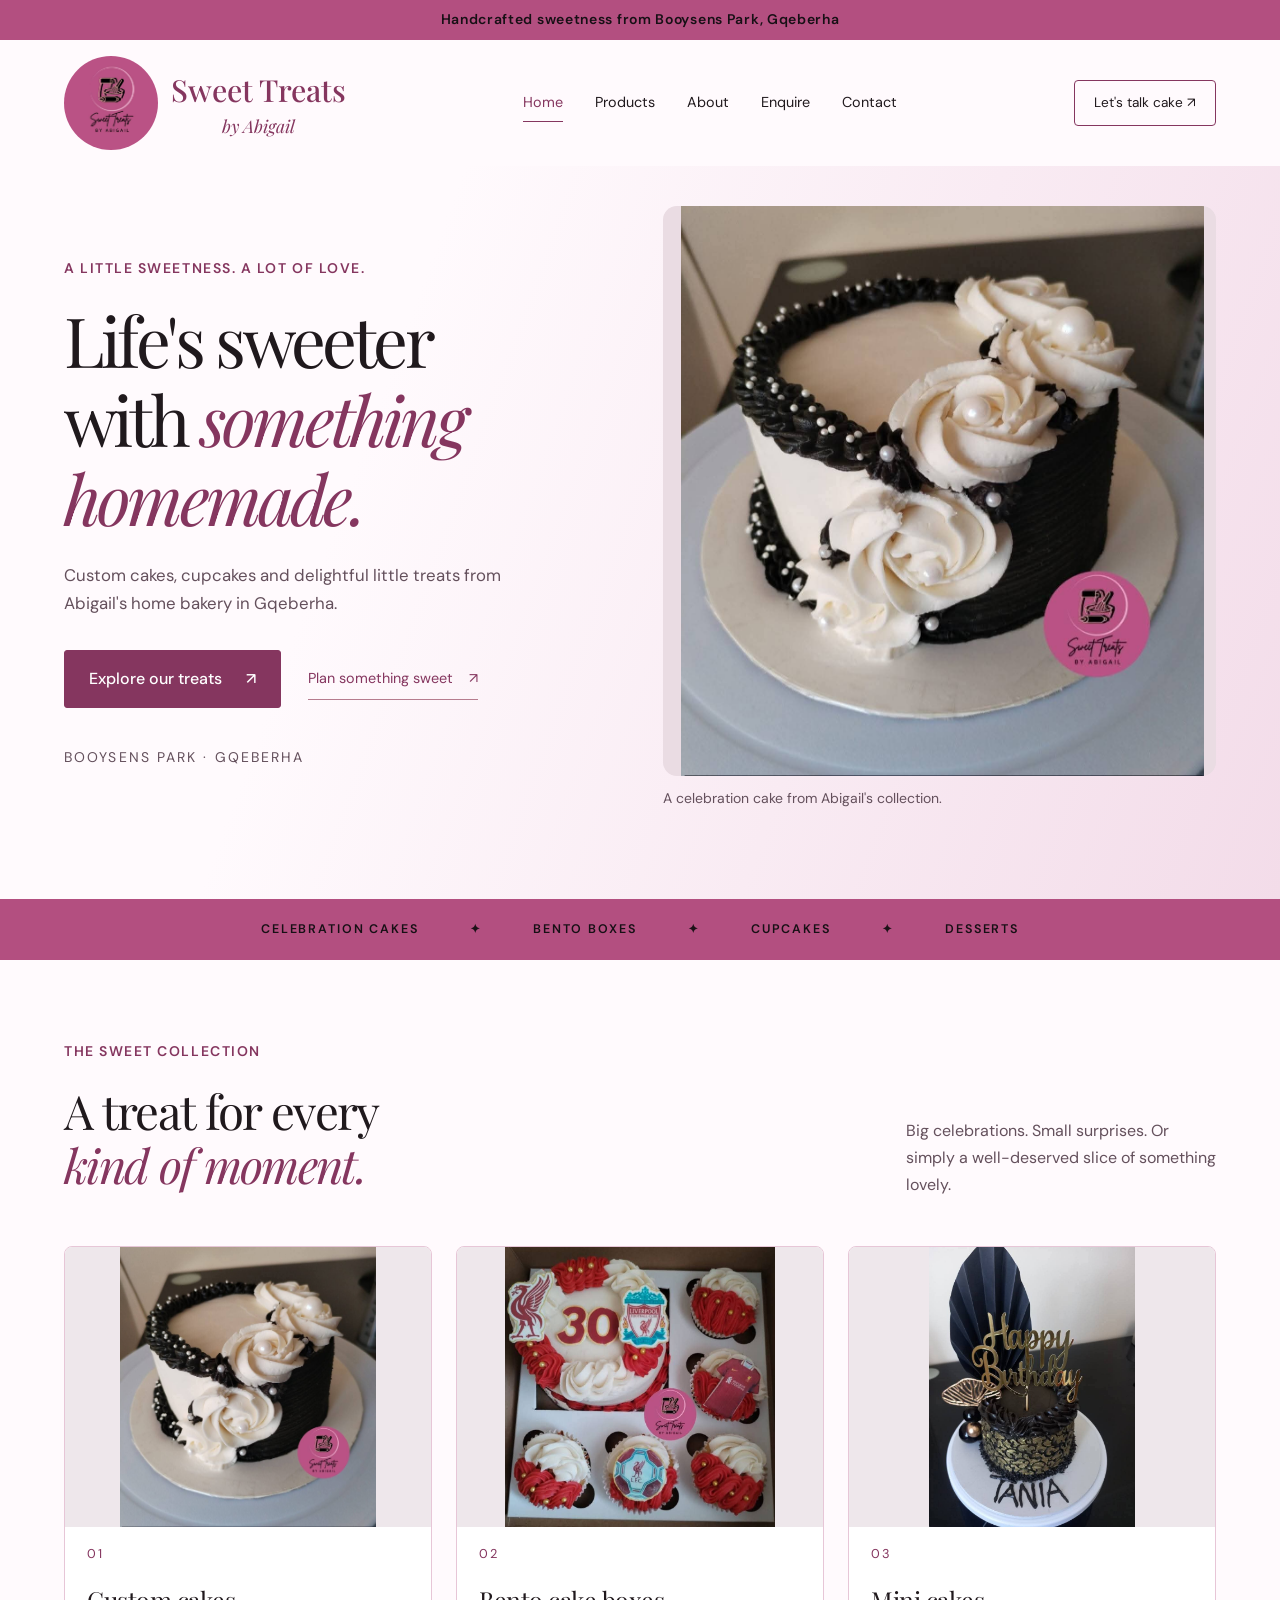
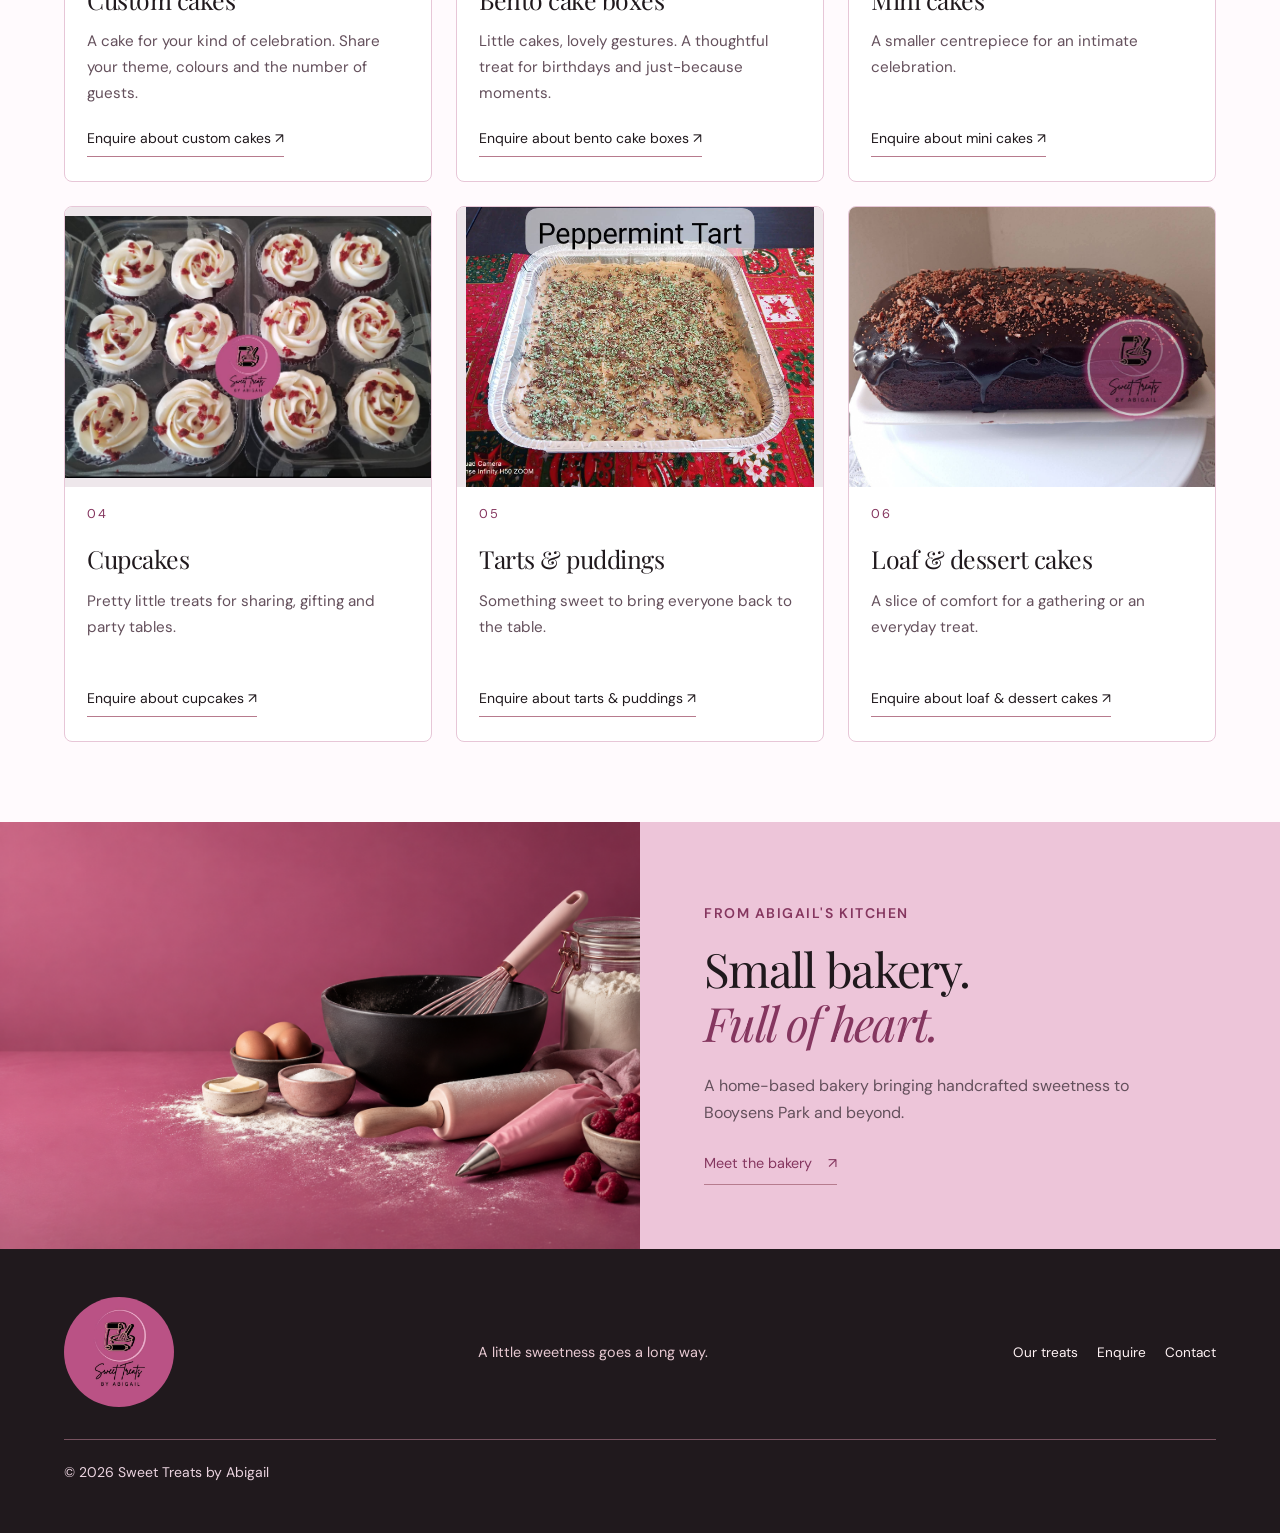
<file: index.html>
<!doctype html>
<html lang="en">
  <head>
    <meta charset="utf-8">
    <meta name="viewport" content="width=device-width,initial-scale=1">
    <meta name="theme-color" content="#b34f80">
    <meta name="description" content="Sweet Treats by Abigail: custom cakes, Bento cake boxes, cupcakes and desserts in Booysens Park, Gqeberha.">
    <title>Home | Sweet Treats by Abigail</title>
    <link rel="icon" type="image/svg+xml" href="data:image/svg+xml,%3Csvg xmlns='http://www.w3.org/2000/svg' viewBox='0 0 64 64'%3E%3Crect width='64' height='64' rx='16' fill='%237b283f'/%3E%3Ctext x='32' y='45' text-anchor='middle' font-family='Georgia' font-size='43' fill='%23ffe6ec'%3ES%3C/text%3E%3C/svg%3E">
    <link rel="preconnect" href="https://fonts.googleapis.com">
    <link rel="preconnect" href="https://fonts.gstatic.com" crossorigin>
    <link href="https://fonts.googleapis.com/css2?family=DM+Sans:wght@400;500;600;700&family=Playfair+Display:ital,wght@0,400;0,500;0,600;1,400;1,500&display=swap" rel="stylesheet">
    <link rel="stylesheet" href="CSS/styles.css">
  </head>
  <body>
    <a href="#main" class="skip">Skip to content</a>
    <div class="announcement">Handcrafted sweetness from Booysens Park, Gqeberha</div>
    <header>
      <a class="brand" href="index.html" aria-label="Sweet Treats by Abigail home">
        <img class="brand-logo" src="Assets/01-1000299417.jpg" alt="Sweet Treats by Abigail logo" width="94" height="94">
        <span class="brand-words">
          <span>Sweet Treats</span>
          <small>by Abigail</small>
        </span>
      </a>
      <nav id="navigation" aria-label="Main navigation">
        <a href="index.html" aria-current="page">Home</a>
        <a href="Pages/products.html">Products</a>
        <a href="Pages/about.html">About</a>
        <a href="Pages/enquiry.html">Enquire</a>
        <a href="Pages/contact.html">Contact</a>
      </nav>
      <a class="header-cta" href="Pages/enquiry.html">Let's talk cake <span aria-hidden="true">↗</span></a>
    </header>
    <main id="main">
      <section class="hero">
        <div class="hero-copy">
          <p class="eyebrow">A little sweetness. A lot of love.</p>
          <h1>Life's sweeter<br>with <em>something<br>homemade.</em></h1>
          <p class="intro">Custom cakes, cupcakes and delightful little treats from Abigail's home bakery in Gqeberha.</p>
          <div class="actions">
            <a class="button" href="Pages/products.html">Explore our treats <span aria-hidden="true">↗</span></a>
            <a class="text-button" href="Pages/enquiry.html">Plan something sweet <span aria-hidden="true">↗</span></a>
          </div>
          <p class="location">BOOYSENS PARK · GQEBERHA</p>
        </div>
        <figure class="hero-image">
          <img src="Assets/06-1000299412.jpg" alt="Abigail's black and white buttercream rose cake" width="1159" height="1265">
          <div class="image-tag">Made for<br><em>sweet moments</em></div>
          <figcaption>A celebration cake from Abigail's collection.</figcaption>
        </figure>
      </section>
      <div class="ribbon" aria-hidden="true">CELEBRATION CAKES <span>✦</span> BENTO BOXES <span>✦</span> CUPCAKES <span>✦</span> DESSERTS</div>
      <section class="section">
        <div class="section-heading">
          <div>
            <p class="eyebrow">The sweet collection</p>
            <h2>A treat for every<br><em>kind of moment.</em></h2>
          </div>
          <p>Big celebrations. Small surprises. Or simply a well-deserved slice of something lovely.</p>
        </div>
        <div class="product-grid">
          <article class="product">
            <img class="product-image" src="Assets/06-1000299412.jpg" alt="Black and white rose cake" loading="lazy">
            <span class="number">01</span>
            <h3>Custom cakes</h3>
            <p>A cake for your kind of celebration. Share your theme, colours and the number of guests.</p>
            <a href="Pages/enquiry.html">Enquire about custom cakes <span aria-hidden="true">↗</span></a>
          </article>
          <article class="product">
            <img class="product-image" src="Assets/09-1000299409.jpg" alt="Liverpool Bento cake box" loading="lazy">
            <span class="number">02</span>
            <h3>Bento cake boxes</h3>
            <p>Little cakes, lovely gestures. A thoughtful treat for birthdays and just-because moments.</p>
            <a href="Pages/enquiry.html">Enquire about bento cake boxes <span aria-hidden="true">↗</span></a>
          </article>
          <article class="product">
            <img class="product-image" src="Assets/08-1000299410.jpg" alt="Black and gold birthday cake" loading="lazy">
            <span class="number">03</span>
            <h3>Mini cakes</h3>
            <p>A smaller centrepiece for an intimate celebration.</p>
            <a href="Pages/enquiry.html">Enquire about mini cakes <span aria-hidden="true">↗</span></a>
          </article>
          <article class="product">
            <img class="product-image" src="Assets/11-1000299407.jpg" alt="Red velvet cupcakes" loading="lazy">
            <span class="number">04</span>
            <h3>Cupcakes</h3>
            <p>Pretty little treats for sharing, gifting and party tables.</p>
            <a href="Pages/enquiry.html">Enquire about cupcakes <span aria-hidden="true">↗</span></a>
          </article>
          <article class="product">
            <img class="product-image" src="Assets/02-1000299416.jpg" alt="Peppermint tart" loading="lazy">
            <span class="number">05</span>
            <h3>Tarts & puddings</h3>
            <p>Something sweet to bring everyone back to the table.</p>
            <a href="Pages/enquiry.html">Enquire about tarts & puddings <span aria-hidden="true">↗</span></a>
          </article>
          <article class="product">
            <img class="product-image" src="Assets/13-1000299405.jpg" alt="Chocolate loaf cake" loading="lazy">
            <span class="number">06</span>
            <h3>Loaf & dessert cakes</h3>
            <p>A slice of comfort for a gathering or an everyday treat.</p>
            <a href="Pages/enquiry.html">Enquire about loaf & dessert cakes <span aria-hidden="true">↗</span></a>
          </article>
        </div>
      </section>
      <section class="story-strip">
        <img class="baking-banner" src="Assets/baking-banner.png" alt="Decorative baking still life in the bakery's magenta colours" loading="lazy">
        <div class="story-copy">
          <p class="eyebrow">From Abigail's kitchen</p>
          <h2>Small bakery.<br><em>Full of heart.</em></h2>
          <p>A home-based bakery bringing handcrafted sweetness to Booysens Park and beyond.</p>
          <a class="text-button" href="Pages/about.html">Meet the bakery <span aria-hidden="true">↗</span></a>
        </div>
      </section>
    </main>
    <footer class="footer">
      <a class="brand" href="index.html">
        <img class="brand-logo" src="Assets/01-1000299417.jpg" alt="Sweet Treats by Abigail logo" width="94" height="94">
        <span class="brand-words">
          <span>Sweet Treats</span>
          <small>by Abigail</small>
        </span>
      </a>
      <p>A little sweetness goes a long way.</p>
      <div>
        <a href="Pages/products.html">Our treats</a>
        <a href="Pages/enquiry.html">Enquire</a>
        <a href="Pages/contact.html">Contact</a>
      </div>
      <small>© 2026 Sweet Treats by Abigail</small>
    </footer>
  </body>
</html>
</file>
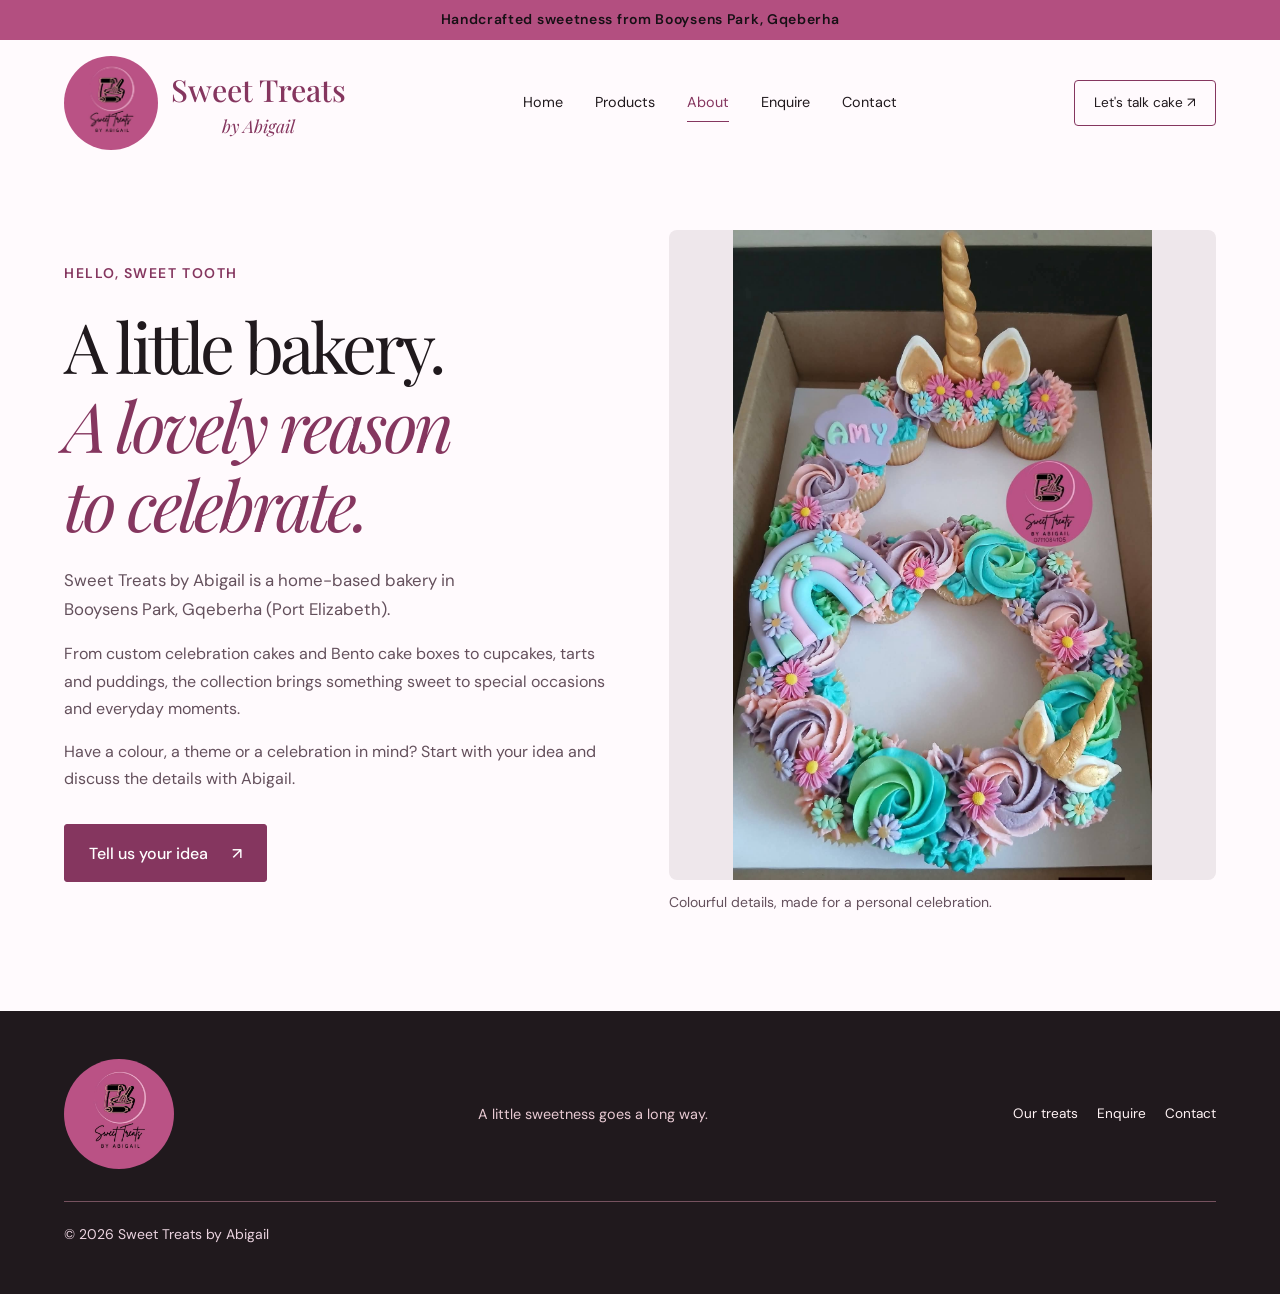
<file: Pages/about.html>
<!doctype html>
<html lang="en">
  <head>
    <meta charset="utf-8">
    <meta name="viewport" content="width=device-width,initial-scale=1">
    <meta name="theme-color" content="#b34f80">
    <meta name="description" content="Sweet Treats by Abigail: custom cakes, Bento cake boxes, cupcakes and desserts in Booysens Park, Gqeberha.">
    <title>About | Sweet Treats by Abigail</title>
    <link rel="icon" type="image/svg+xml" href="data:image/svg+xml,%3Csvg xmlns='http://www.w3.org/2000/svg' viewBox='0 0 64 64'%3E%3Crect width='64' height='64' rx='16' fill='%237b283f'/%3E%3Ctext x='32' y='45' text-anchor='middle' font-family='Georgia' font-size='43' fill='%23ffe6ec'%3ES%3C/text%3E%3C/svg%3E">
    <link rel="preconnect" href="https://fonts.googleapis.com">
    <link rel="preconnect" href="https://fonts.gstatic.com" crossorigin>
    <link href="https://fonts.googleapis.com/css2?family=DM+Sans:wght@400;500;600;700&family=Playfair+Display:ital,wght@0,400;0,500;0,600;1,400;1,500&display=swap" rel="stylesheet">
    <link rel="stylesheet" href="../CSS/styles.css">
  </head>
  <body>
    <a href="#main" class="skip">Skip to content</a>
    <div class="announcement">Handcrafted sweetness from Booysens Park, Gqeberha</div>
    <header>
      <a class="brand" href="../index.html" aria-label="Sweet Treats by Abigail home">
        <img class="brand-logo" src="../Assets/01-1000299417.jpg" alt="Sweet Treats by Abigail logo" width="94" height="94">
        <span class="brand-words">
          <span>Sweet Treats</span>
          <small>by Abigail</small>
        </span>
      </a>
      <nav id="navigation" aria-label="Main navigation">
        <a href="../index.html">Home</a>
        <a href="products.html">Products</a>
        <a href="about.html" aria-current="page">About</a>
        <a href="enquiry.html">Enquire</a>
        <a href="contact.html">Contact</a>
      </nav>
      <a class="header-cta" href="enquiry.html">Let's talk cake <span aria-hidden="true">↗</span></a>
    </header>
    <main id="main">
      <section class="about-layout">
        <div>
          <p class="eyebrow">Hello, sweet tooth</p>
          <h1>A little bakery.<br><em>A lovely reason<br>to celebrate.</em></h1>
          <p class="intro">Sweet Treats by Abigail is a home-based bakery in Booysens Park, Gqeberha (Port Elizabeth).</p>
          <p>From custom celebration cakes and Bento cake boxes to cupcakes, tarts and puddings, the collection brings something sweet to special occasions and everyday moments.</p>
          <p>Have a colour, a theme or a celebration in mind? Start with your idea and discuss the details with Abigail.</p>
          <a class="button" href="enquiry.html">Tell us your idea <span aria-hidden="true">↗</span></a>
        </div>
        <figure>
          <img src="../Assets/07-1000299411.jpg" alt="Abigail's colourful unicorn cupcake number cake" width="1276" height="1984">
          <figcaption>Colourful details, made for a personal celebration.</figcaption>
        </figure>
      </section>
    </main>
    <footer class="footer">
      <a class="brand" href="../index.html">
        <img class="brand-logo" src="../Assets/01-1000299417.jpg" alt="Sweet Treats by Abigail logo" width="94" height="94">
        <span class="brand-words">
          <span>Sweet Treats</span>
          <small>by Abigail</small>
        </span>
      </a>
      <p>A little sweetness goes a long way.</p>
      <div>
        <a href="products.html">Our treats</a>
        <a href="enquiry.html">Enquire</a>
        <a href="contact.html">Contact</a>
      </div>
      <small>© 2026 Sweet Treats by Abigail</small>
    </footer>
  </body>
</html>
</file>
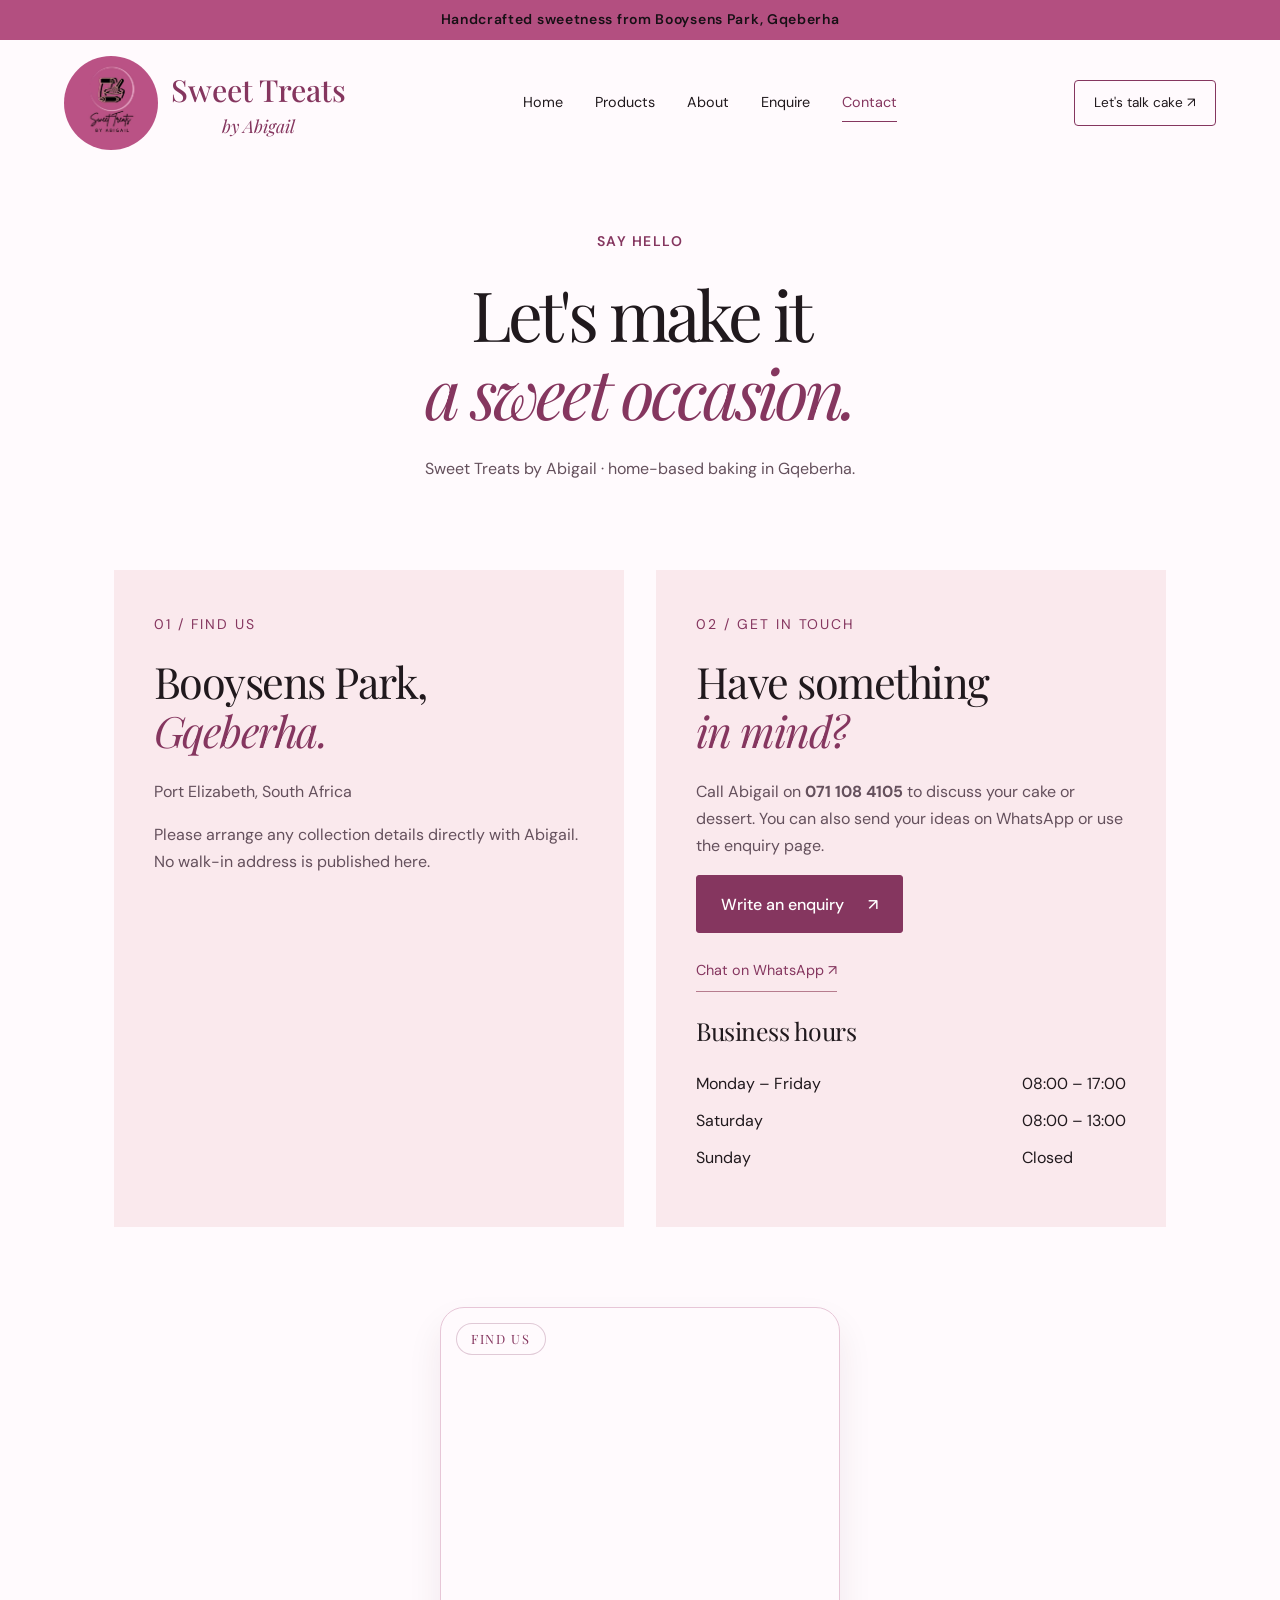
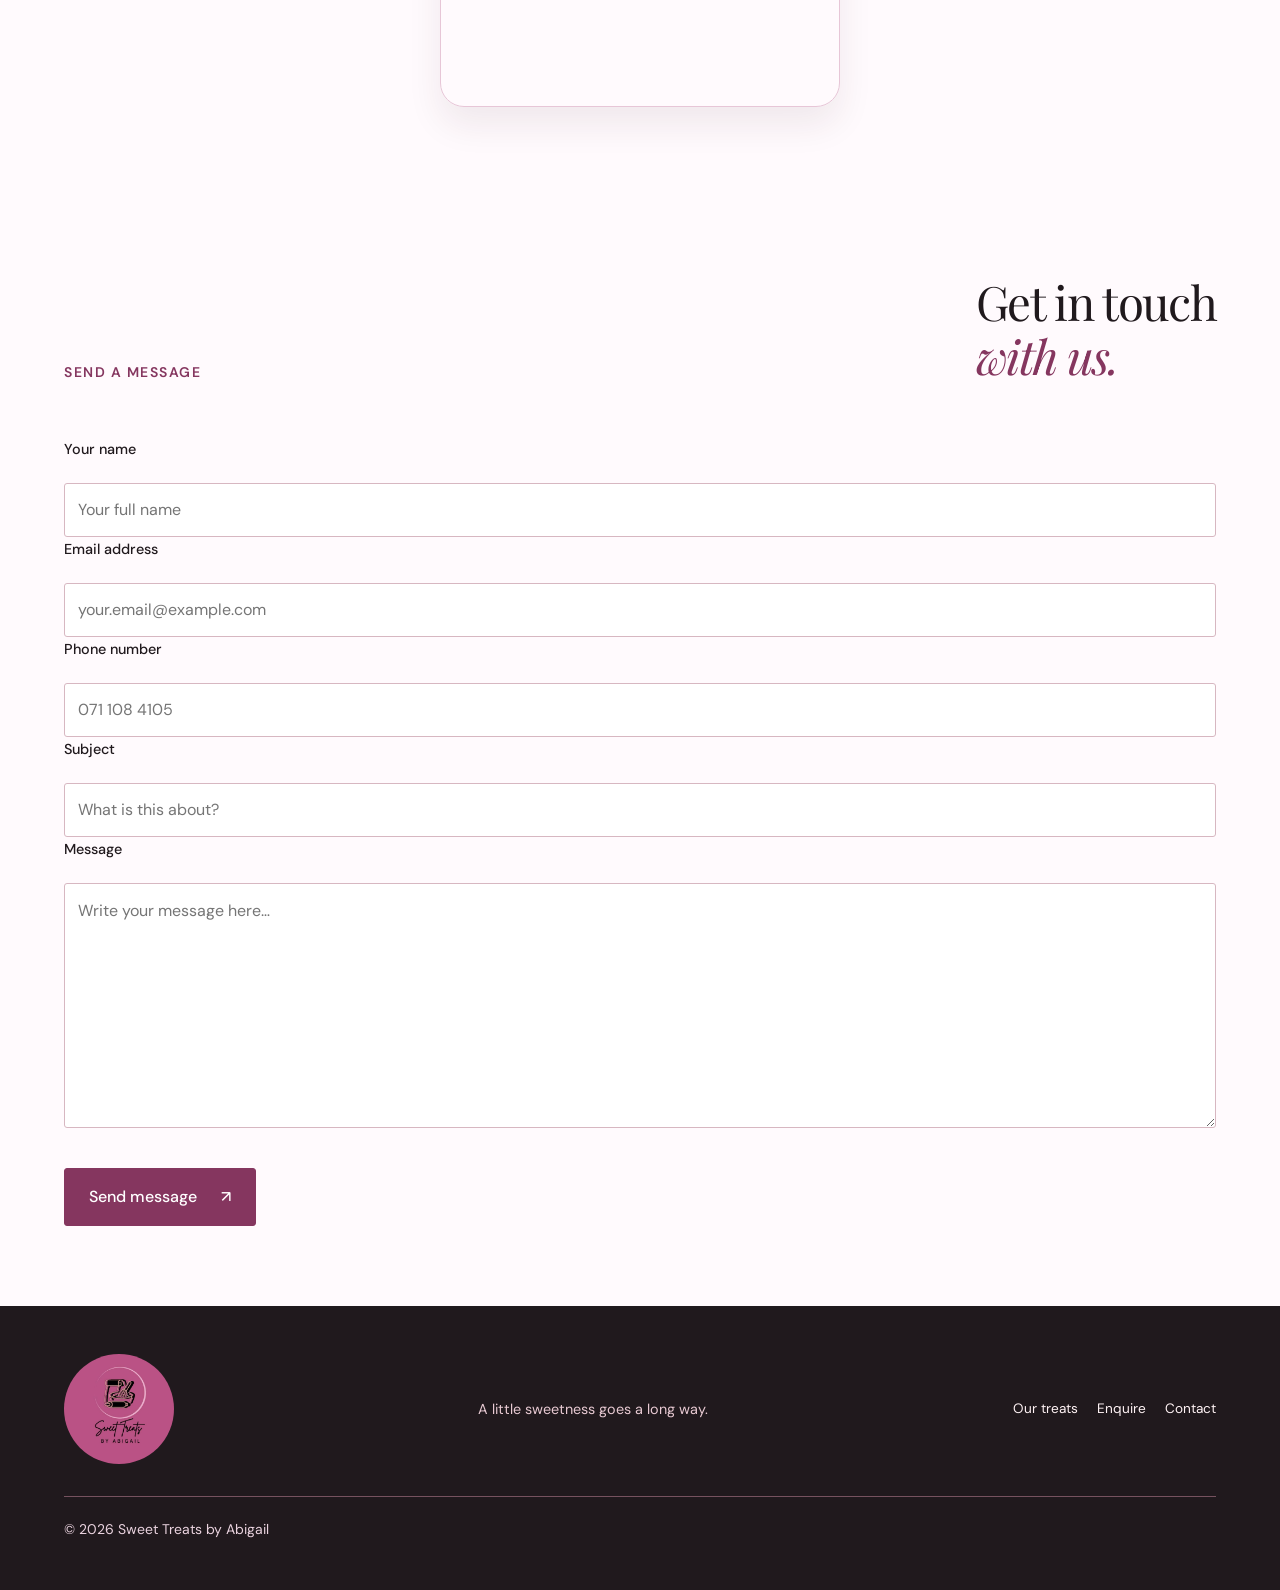
<file: Pages/contact.html>
<!doctype html>
<html lang="en">
  <head>
    <meta charset="utf-8">
    <meta name="viewport" content="width=device-width,initial-scale=1">
    <meta name="theme-color" content="#b34f80">
    <meta name="description" content="Sweet Treats by Abigail: custom cakes, Bento cake boxes, cupcakes and desserts in Booysens Park, Gqeberha.">
    <title>Contact | Sweet Treats by Abigail</title>
    <link rel="icon" type="image/svg+xml" href="data:image/svg+xml,%3Csvg xmlns='http://www.w3.org/2000/svg' viewBox='0 0 64 64'%3E%3Crect width='64' height='64' rx='16' fill='%237b283f'/%3E%3Ctext x='32' y='45' text-anchor='middle' font-family='Georgia' font-size='43' fill='%23ffe6ec'%3ES%3C/text%3E%3C/svg%3E">
    <link rel="preconnect" href="https://fonts.googleapis.com">
    <link rel="preconnect" href="https://fonts.gstatic.com" crossorigin>
    <link href="https://fonts.googleapis.com/css2?family=DM+Sans:wght@400;500;600;700&family=Playfair+Display:ital,wght@0,400;0,500;0,600;1,400;1,500&display=swap" rel="stylesheet">
    <link rel="stylesheet" href="../CSS/styles.css">
  </head>
  <body>
    <a href="#main" class="skip">Skip to content</a>
    <div class="announcement">Handcrafted sweetness from Booysens Park, Gqeberha</div>
    <header>
      <a class="brand" href="../index.html" aria-label="Sweet Treats by Abigail home">
        <img class="brand-logo" src="../Assets/01-1000299417.jpg" alt="Sweet Treats by Abigail logo" width="94" height="94">
        <span class="brand-words">
          <span>Sweet Treats</span>
          <small>by Abigail</small>
        </span>
      </a>
      <nav id="navigation" aria-label="Main navigation">
        <a href="../index.html">Home</a>
        <a href="products.html">Products</a>
        <a href="about.html">About</a>
        <a href="enquiry.html">Enquire</a>
        <a href="contact.html" aria-current="page">Contact</a>
      </nav>
      <a class="header-cta" href="enquiry.html">Let's talk cake <span aria-hidden="true">↗</span></a>
    </header>
    <main id="main">
      <section class="page-heading">
        <p class="eyebrow">Say hello</p>
        <h1>Let's make it<br><em>a sweet occasion.</em></h1>
        <p>Sweet Treats by Abigail · home-based baking in Gqeberha.</p>
      </section>
      <section class="contact-grid">
        <article>
          <span class="number">01 / FIND US</span>
          <h2>Booysens Park,<br><em>Gqeberha.</em></h2>
          <p>Port Elizabeth, South Africa</p>
          <p>Please arrange any collection details directly with Abigail. No walk-in address is published here.</p>
        </article>
        <article>
          <span class="number">02 / GET IN TOUCH</span>
          <h2>Have something<br><em>in mind?</em></h2>
          <p>Call Abigail on <a class="phone-link" href="tel:+27711084105">071 108 4105</a> to discuss your cake or dessert. You can also send your ideas on WhatsApp or use the enquiry page.</p>
          <a class="button" href="enquiry.html">Write an enquiry <span aria-hidden="true">↗</span></a>
          <p>
            <a class="text-button" href="https://wa.me/27711084105">Chat on WhatsApp ↗</a>
          </p>
          <h3>Business hours</h3>
          <dl class="hours">
            <dt>Monday – Friday</dt>
            <dd>08:00 – 17:00</dd>
            <dt>Saturday</dt>
            <dd>08:00 – 13:00</dd>
            <dt>Sunday</dt>
            <dd>Closed</dd>
          </dl>
        </article>
      </section>
      <section class="map-section">
        <div class="map-wrapper">
          <h2 class="map-heading">Find us</h2>
          <div class="map-container" style="width: 100%; max-width: 400px; aspect-ratio: 1 / 1; margin: 0 auto;">
            <iframe src="https://www.google.com/maps/embed?pb=!1m18!1m12!1m3!1d3285.8823765431507!2d25.603015!3d-33.915363!2m3!1f0!2f0!3f0!3m2!1i1024!2i768!4f13.1!3m3!1m2!1s0x1e691d78a8a8a8a9%3A0x1a1a1a1a1a1a1a1a!2sBootsens%20Park%2C%20Gqeberha!5e0!3m2!1sen!2sza!4v1234567890" width="100%" height="100%" style="border:0;" allowfullscreen="" loading="lazy" referrerpolicy="no-referrer-when-downgrade" title="Sweet Treats by Abigail location in Booysens Park, Gqeberha"></iframe>
          </div>
        </div>
      </section>
      <section class="section">
        <div class="section-heading">
          <p class="eyebrow">Send a message</p>
          <h2>Get in touch<br><em>with us.</em></h2>
        </div>
        <form class="contact-form" method="POST" action="#contact-form">
          <div class="form-group">
            <label for="contact-name">Your name</label>
            <input type="text" id="contact-name" name="name" required placeholder="Your full name">
          </div>
          <div class="form-group">
            <label for="contact-email">Email address</label>
            <input type="email" id="contact-email" name="email" required placeholder="your.email@example.com">
          </div>
          <div class="form-group">
            <label for="contact-phone">Phone number</label>
            <input type="tel" id="contact-phone" name="phone" placeholder="071 108 4105">
          </div>
          <div class="form-group">
            <label for="contact-subject">Subject</label>
            <input type="text" id="contact-subject" name="subject" required placeholder="What is this about?">
          </div>
          <div class="form-group">
            <label for="contact-message">Message</label>
            <textarea id="contact-message" name="message" rows="8" maxlength="2000" required placeholder="Write your message here…"></textarea>
          </div>
          <div class="actions">
            <button class="button" type="submit">Send message <span aria-hidden="true">↗</span></button>
          </div>
        </form>
      </section>
    </main>
    <footer class="footer">
      <a class="brand" href="../index.html">
        <img class="brand-logo" src="../Assets/01-1000299417.jpg" alt="Sweet Treats by Abigail logo" width="94" height="94">
        <span class="brand-words">
          <span>Sweet Treats</span>
          <small>by Abigail</small>
        </span>
      </a>
      <p>A little sweetness goes a long way.</p>
      <div>
        <a href="products.html">Our treats</a>
        <a href="enquiry.html">Enquire</a>
        <a href="contact.html">Contact</a>
      </div>
      <small>© 2026 Sweet Treats by Abigail</small>
    </footer>
  </body>
</html>
</file>
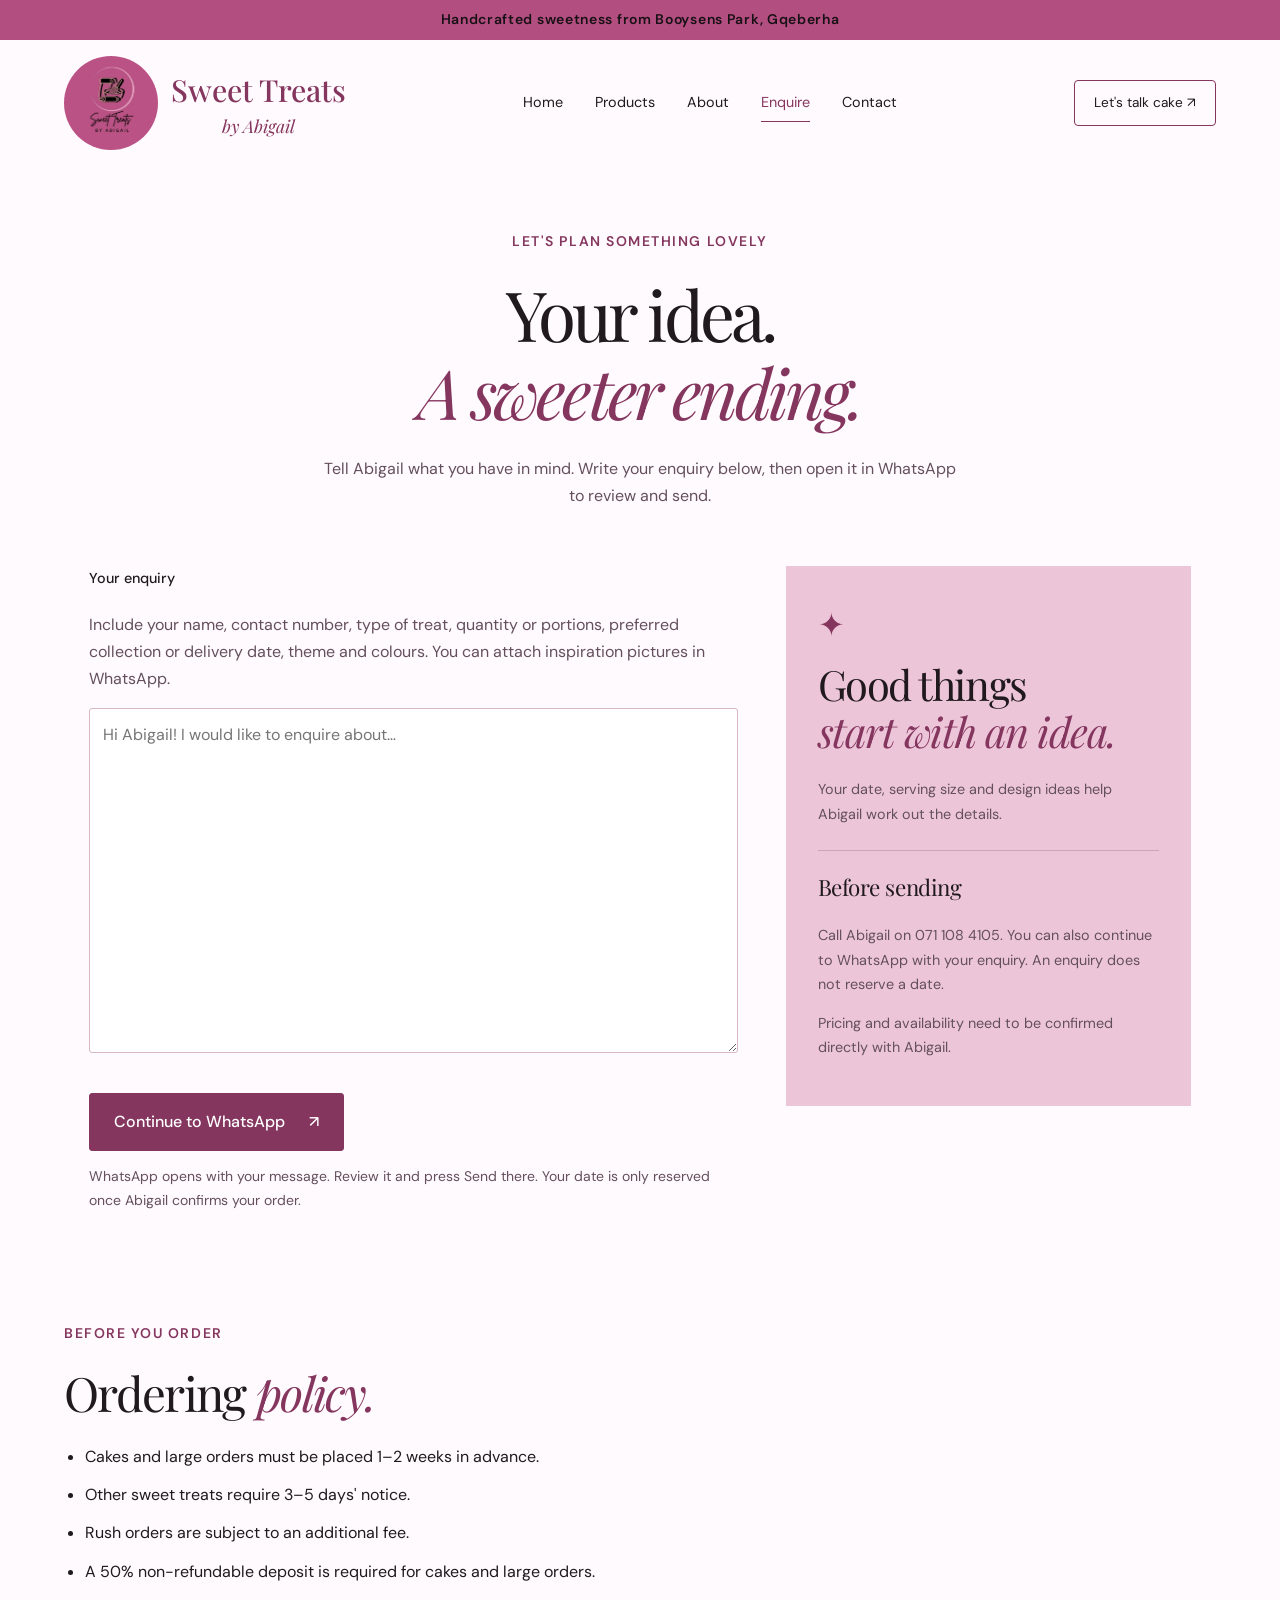
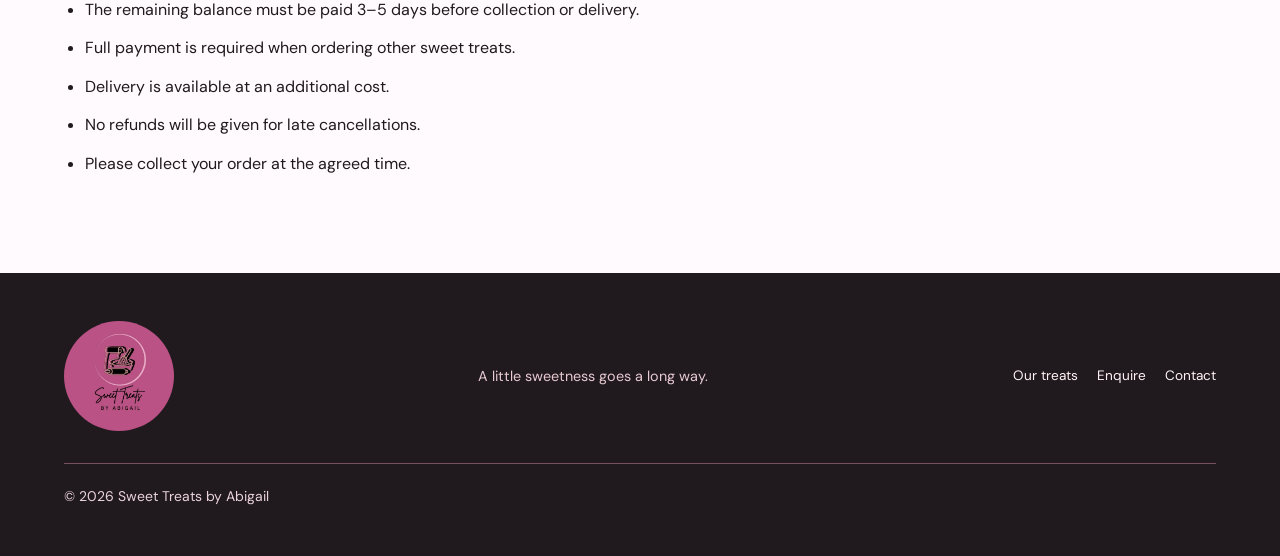
<file: Pages/enquiry.html>
<!doctype html>
<html lang="en">
  <head>
    <meta charset="utf-8">
    <meta name="viewport" content="width=device-width,initial-scale=1">
    <meta name="theme-color" content="#b34f80">
    <meta name="description" content="Sweet Treats by Abigail: custom cakes, Bento cake boxes, cupcakes and desserts in Booysens Park, Gqeberha.">
    <title>Enquire | Sweet Treats by Abigail</title>
    <link rel="icon" type="image/svg+xml" href="data:image/svg+xml,%3Csvg xmlns='http://www.w3.org/2000/svg' viewBox='0 0 64 64'%3E%3Crect width='64' height='64' rx='16' fill='%237b283f'/%3E%3Ctext x='32' y='45' text-anchor='middle' font-family='Georgia' font-size='43' fill='%23ffe6ec'%3ES%3C/text%3E%3C/svg%3E">
    <link rel="preconnect" href="https://fonts.googleapis.com">
    <link rel="preconnect" href="https://fonts.gstatic.com" crossorigin>
    <link href="https://fonts.googleapis.com/css2?family=DM+Sans:wght@400;500;600;700&family=Playfair+Display:ital,wght@0,400;0,500;0,600;1,400;1,500&display=swap" rel="stylesheet">
    <link rel="stylesheet" href="../CSS/styles.css">
  </head>
  <body>
    <a href="#main" class="skip">Skip to content</a>
    <div class="announcement">Handcrafted sweetness from Booysens Park, Gqeberha</div>
    <header>
      <a class="brand" href="../index.html" aria-label="Sweet Treats by Abigail home">
        <img class="brand-logo" src="../Assets/01-1000299417.jpg" alt="Sweet Treats by Abigail logo" width="94" height="94">
        <span class="brand-words">
          <span>Sweet Treats</span>
          <small>by Abigail</small>
        </span>
      </a>
      <nav id="navigation" aria-label="Main navigation">
        <a href="../index.html">Home</a>
        <a href="products.html">Products</a>
        <a href="about.html">About</a>
        <a href="enquiry.html" aria-current="page">Enquire</a>
        <a href="contact.html">Contact</a>
      </nav>
      <a class="header-cta" href="enquiry.html">Let's talk cake <span aria-hidden="true">↗</span></a>
    </header>
    <main id="main">
      <section class="page-heading compact">
        <p class="eyebrow">Let's plan something lovely</p>
        <h1>Your idea.<br><em>A sweeter ending.</em></h1>
        <p>Tell Abigail what you have in mind. Write your enquiry below, then open it in WhatsApp to review and send.</p>
      </section>
      <section class="enquiry-layout">
        <form class="enquiry-form" action="https://wa.me/27711084105" method="get">
          <label for="enquiry-message">Your enquiry</label>
          <p id="enquiry-help">Include your name, contact number, type of treat, quantity or portions, preferred collection or delivery date, theme and colours. You can attach inspiration pictures in WhatsApp.</p>
          <textarea id="enquiry-message" name="text" rows="12" maxlength="2000" required aria-describedby="enquiry-help" placeholder="Hi Abigail! I would like to enquire about…"></textarea>
          <div class="actions">
            <button class="button" type="submit">Continue to WhatsApp <span aria-hidden="true">↗</span></button>
          </div>
          <p class="small">WhatsApp opens with your message. Review it and press Send there. Your date is only reserved once Abigail confirms your order.</p>
        </form>
        <aside class="enquiry-aside">
          <span class="sparkle" aria-hidden="true">✦</span>
          <h2>Good things<br><em>start with an idea.</em></h2>
          <p>Your date, serving size and design ideas help Abigail work out the details.</p>
          <hr>
          <h3>Before sending</h3>
          <p>Call Abigail on <a href="tel:+27711084105">071 108 4105</a>. You can also continue to WhatsApp with your enquiry. An enquiry does not reserve a date.</p>
          <p>Pricing and availability need to be confirmed directly with Abigail.</p>
        </aside>
      </section>
      <section class="section no-top">
        <p class="eyebrow">Before you order</p>
        <h2>Ordering <em>policy.</em></h2>
        <ul class="policy-list">
          <li>Cakes and large orders must be placed 1–2 weeks in advance.</li>
          <li>Other sweet treats require 3–5 days' notice.</li>
          <li>Rush orders are subject to an additional fee.</li>
          <li>A 50% non-refundable deposit is required for cakes and large orders.</li>
          <li>The remaining balance must be paid 3–5 days before collection or delivery.</li>
          <li>Full payment is required when ordering other sweet treats.</li>
          <li>Delivery is available at an additional cost.</li>
          <li>No refunds will be given for late cancellations.</li>
          <li>Please collect your order at the agreed time.</li>
        </ul>
      </section>
    </main>
    <footer class="footer">
      <a class="brand" href="../index.html">
        <img class="brand-logo" src="../Assets/01-1000299417.jpg" alt="Sweet Treats by Abigail logo" width="94" height="94">
        <span class="brand-words">
          <span>Sweet Treats</span>
          <small>by Abigail</small>
        </span>
      </a>
      <p>A little sweetness goes a long way.</p>
      <div>
        <a href="products.html">Our treats</a>
        <a href="enquiry.html">Enquire</a>
        <a href="contact.html">Contact</a>
      </div>
      <small>© 2026 Sweet Treats by Abigail</small>
    </footer>
  </body>
</html>
</file>
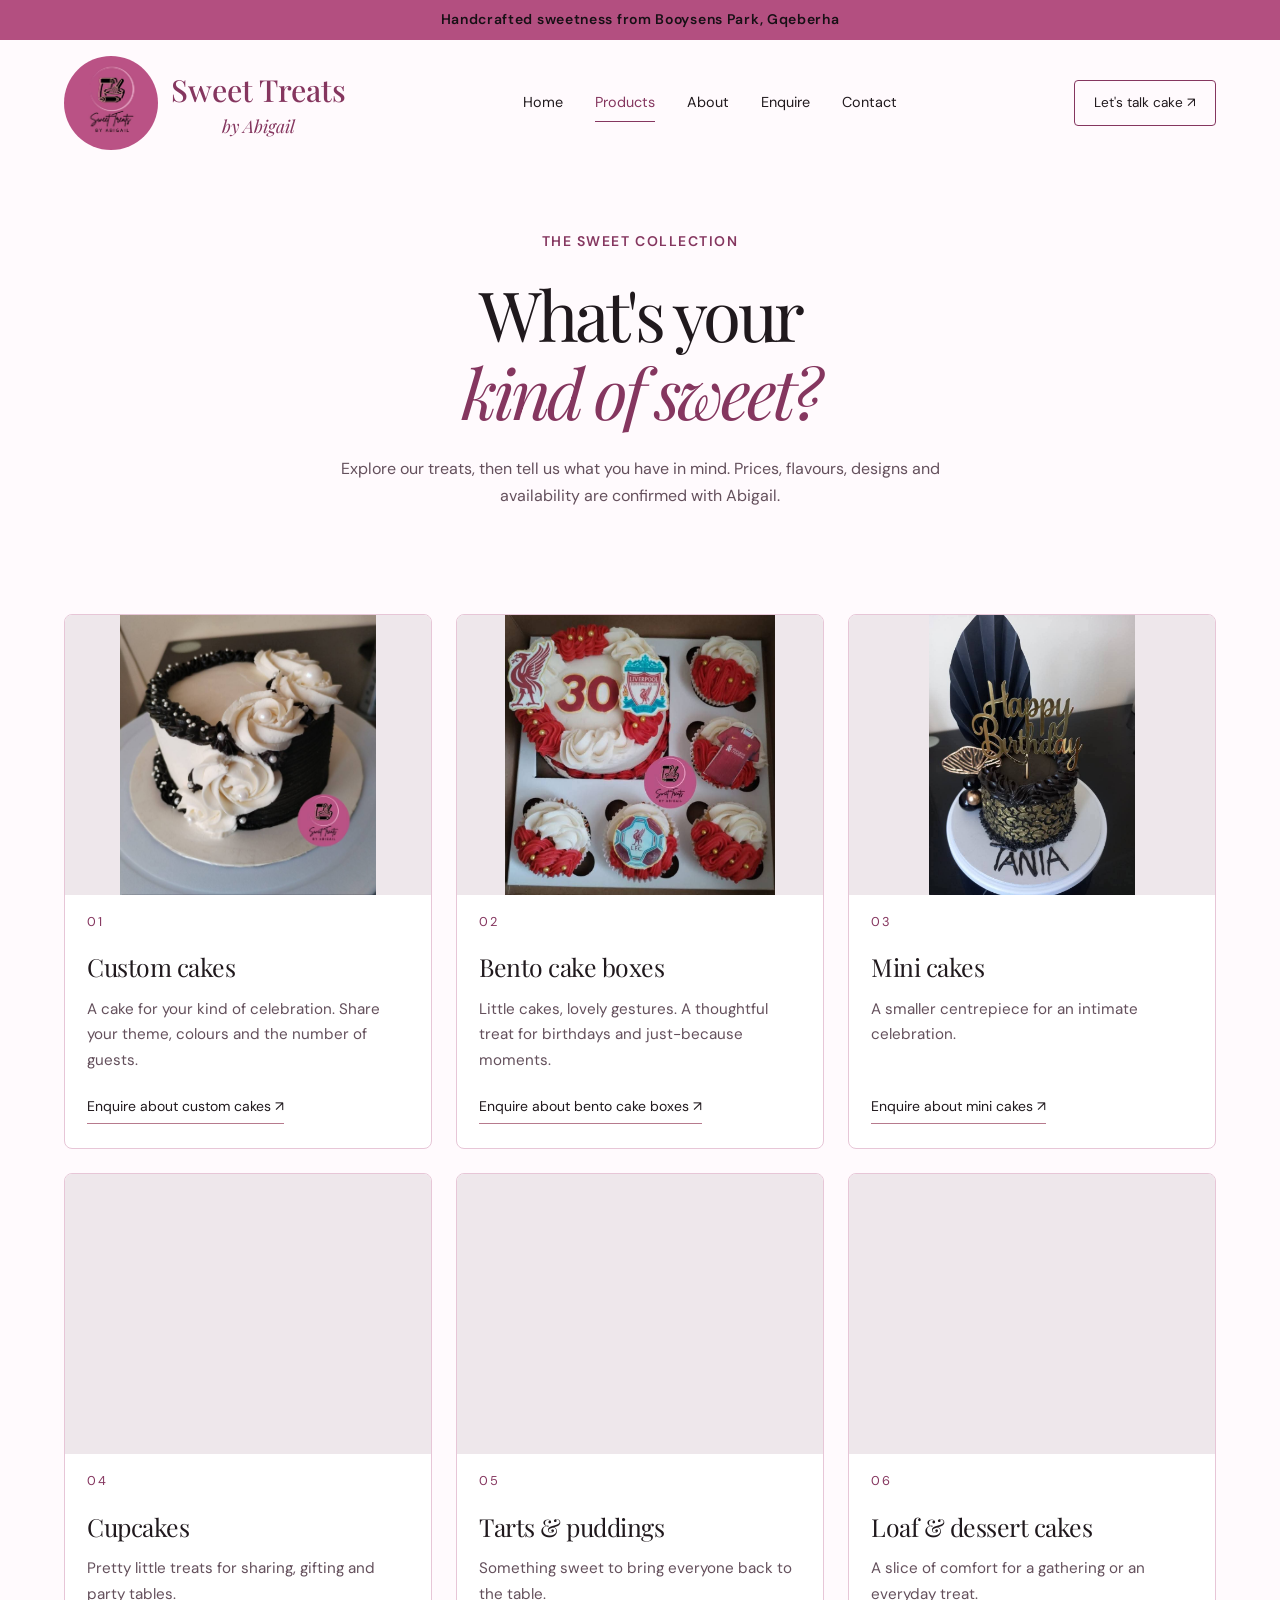
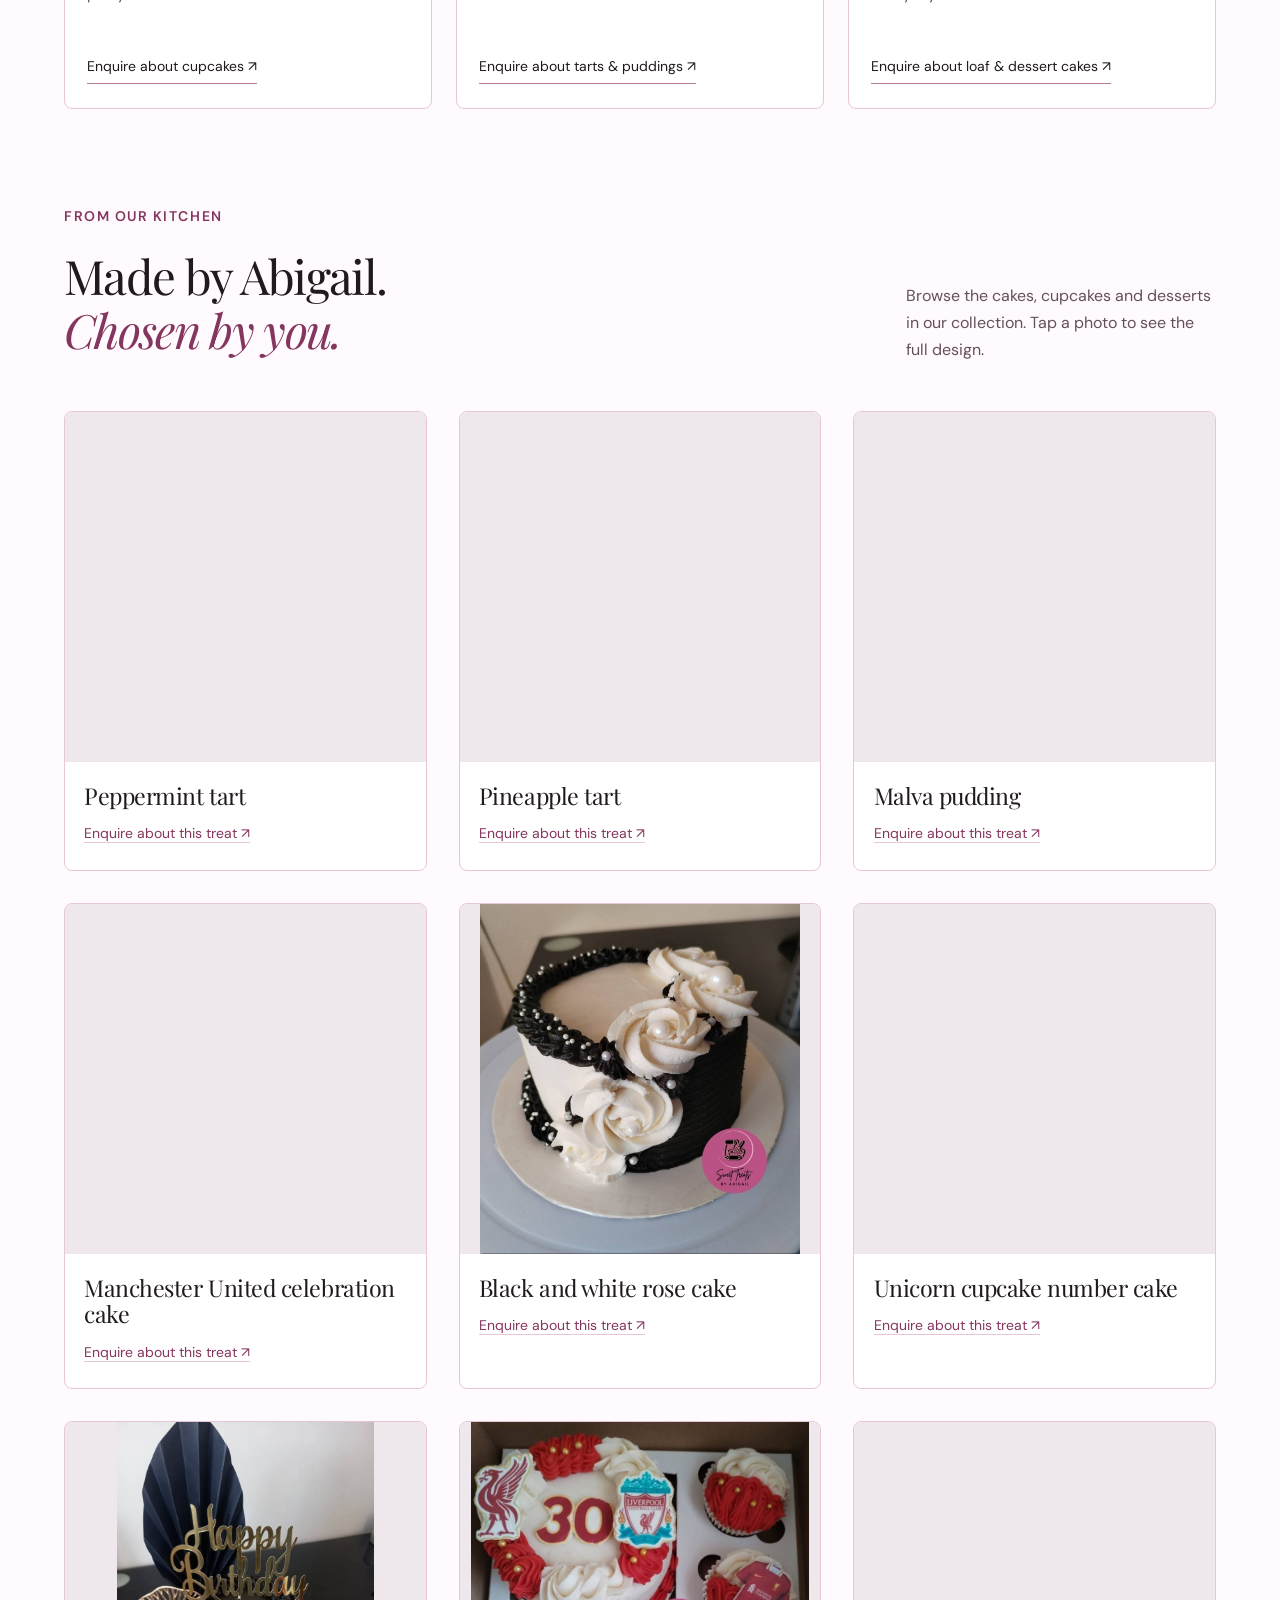
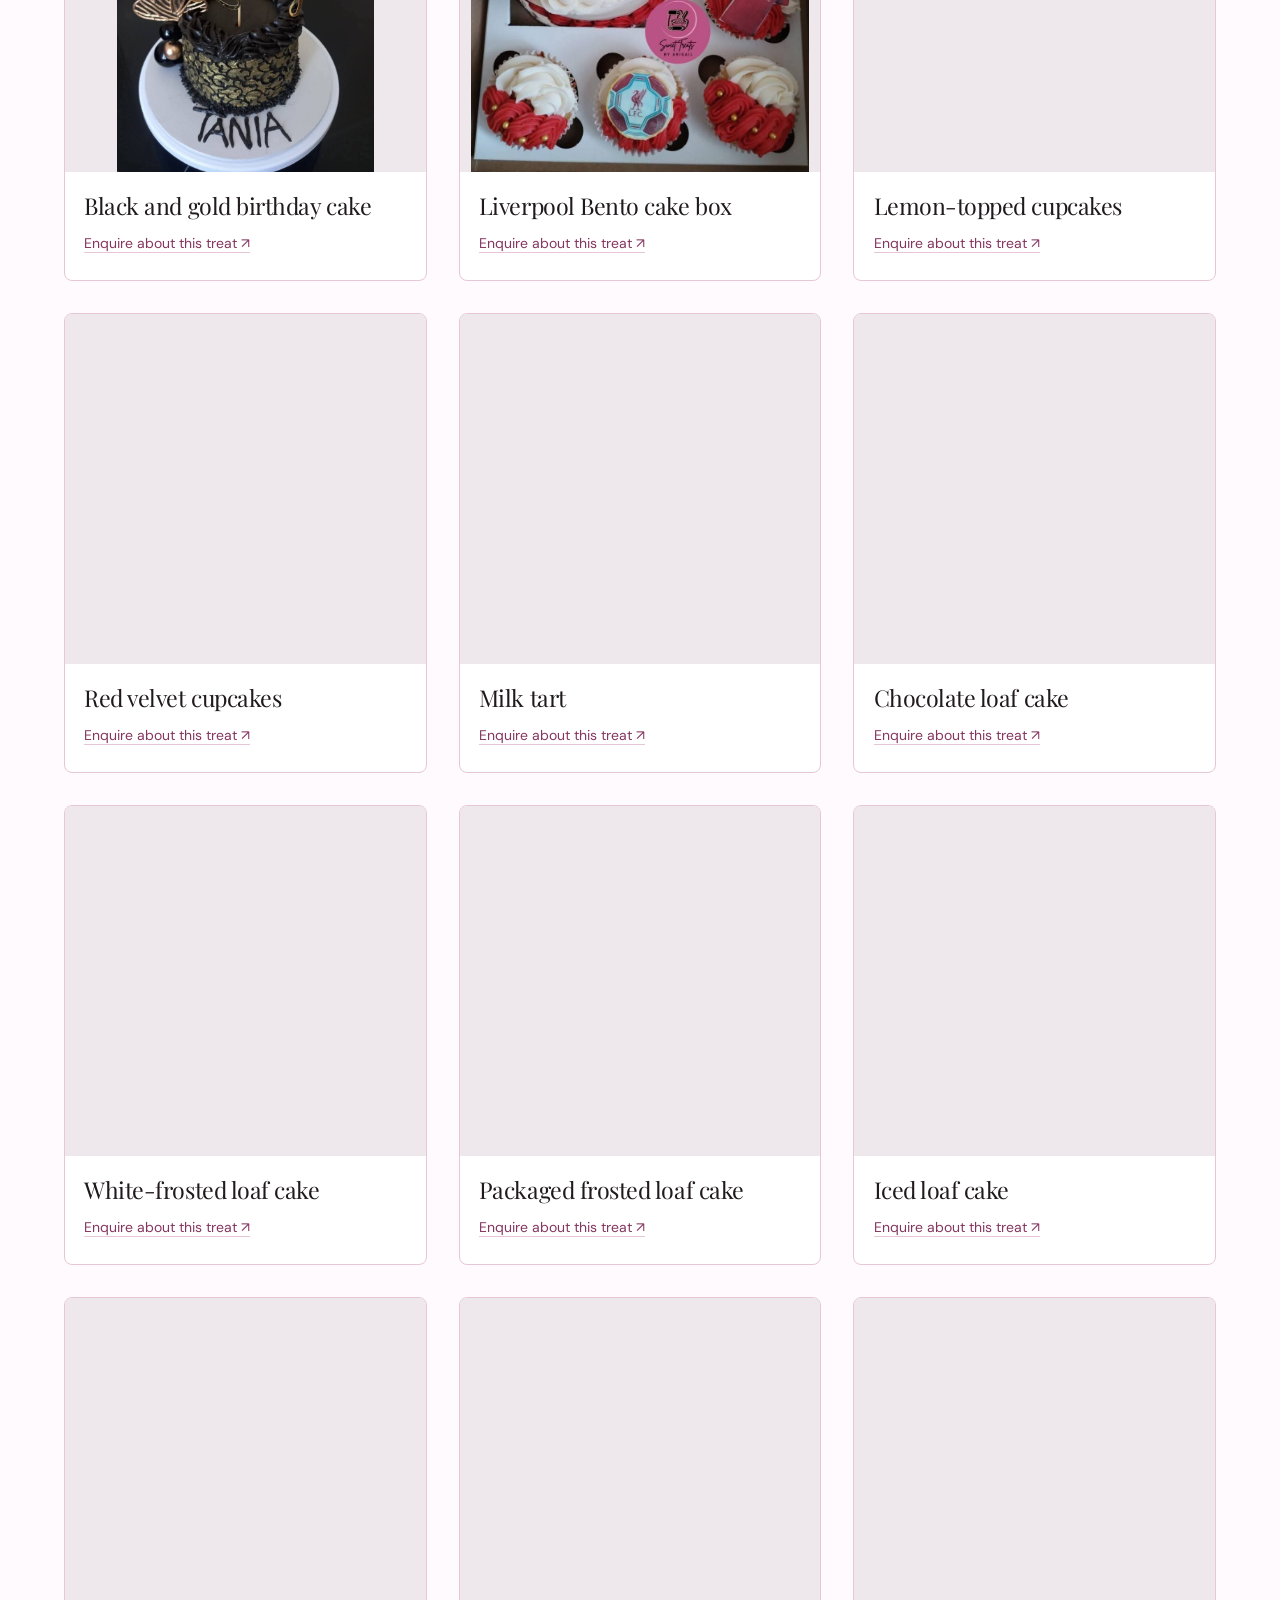
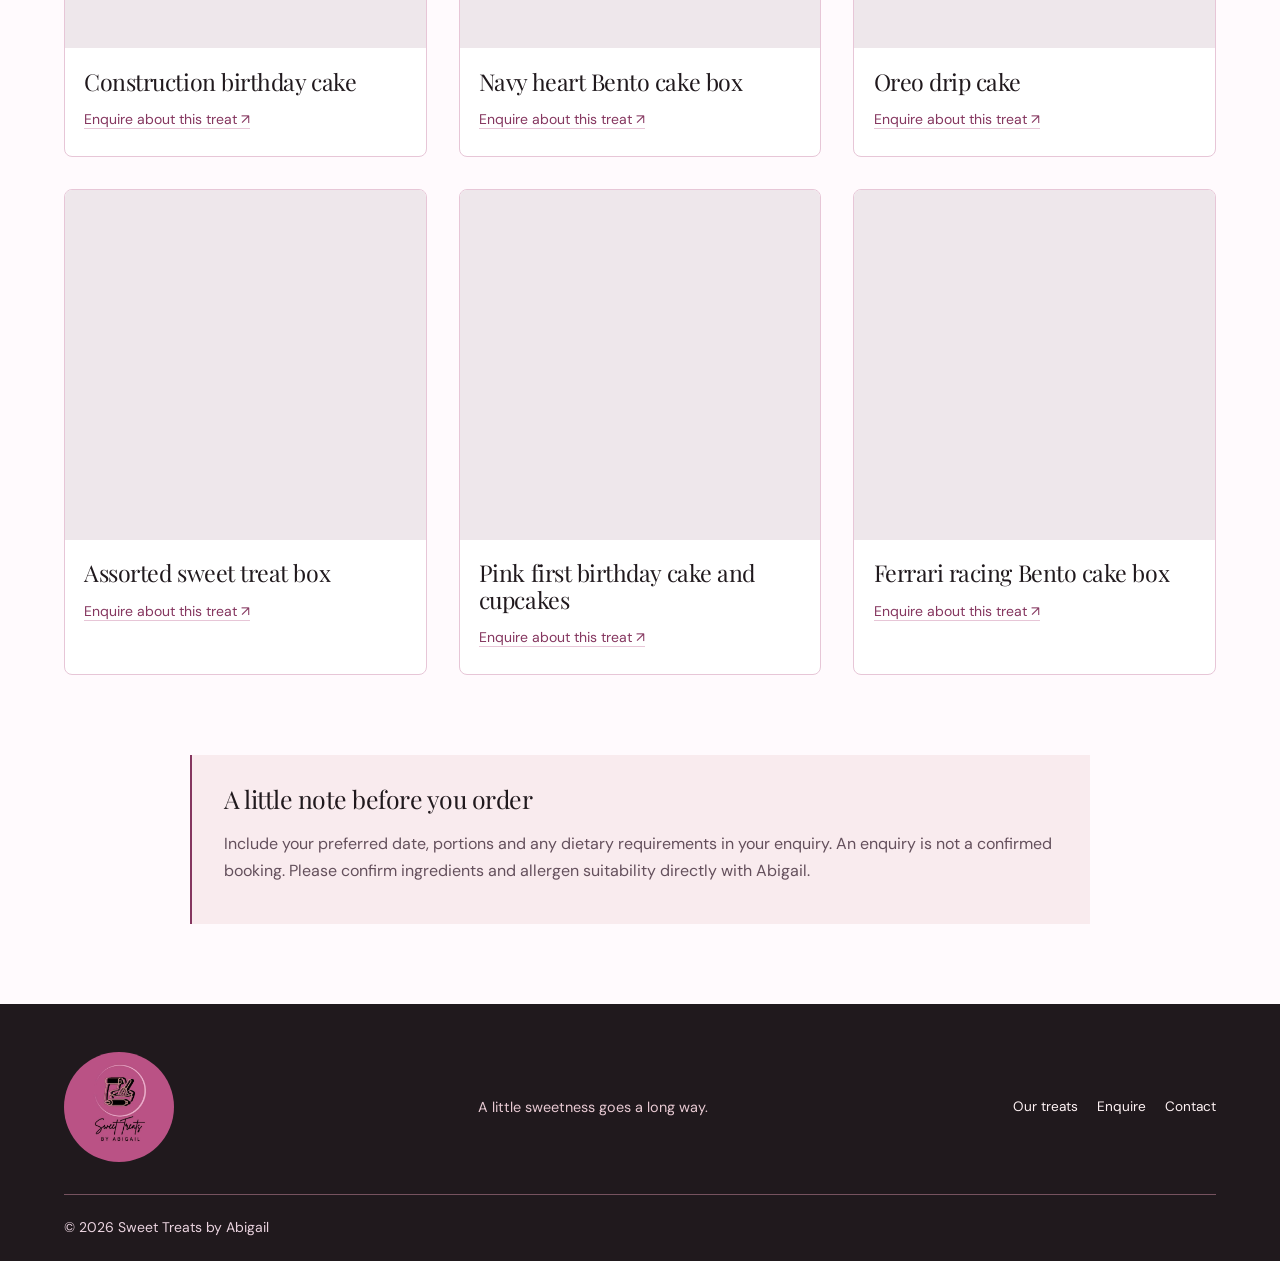
<file: Pages/porducts.html>
<!DOCTYPE html>
<html lang="en">
<head>
    <meta charset="utf-8">
    <meta http-equiv="refresh" content="0;url=products.html">
    <title>Redirecting...</title>
</head>
<body style="font-family: 'Segoe UI', Tahoma, Geneva, Verdana, sans-serif;">
    <p>Redirecting to <a href="products.html">Products</a>…</p>
</body>
</html>
</file>
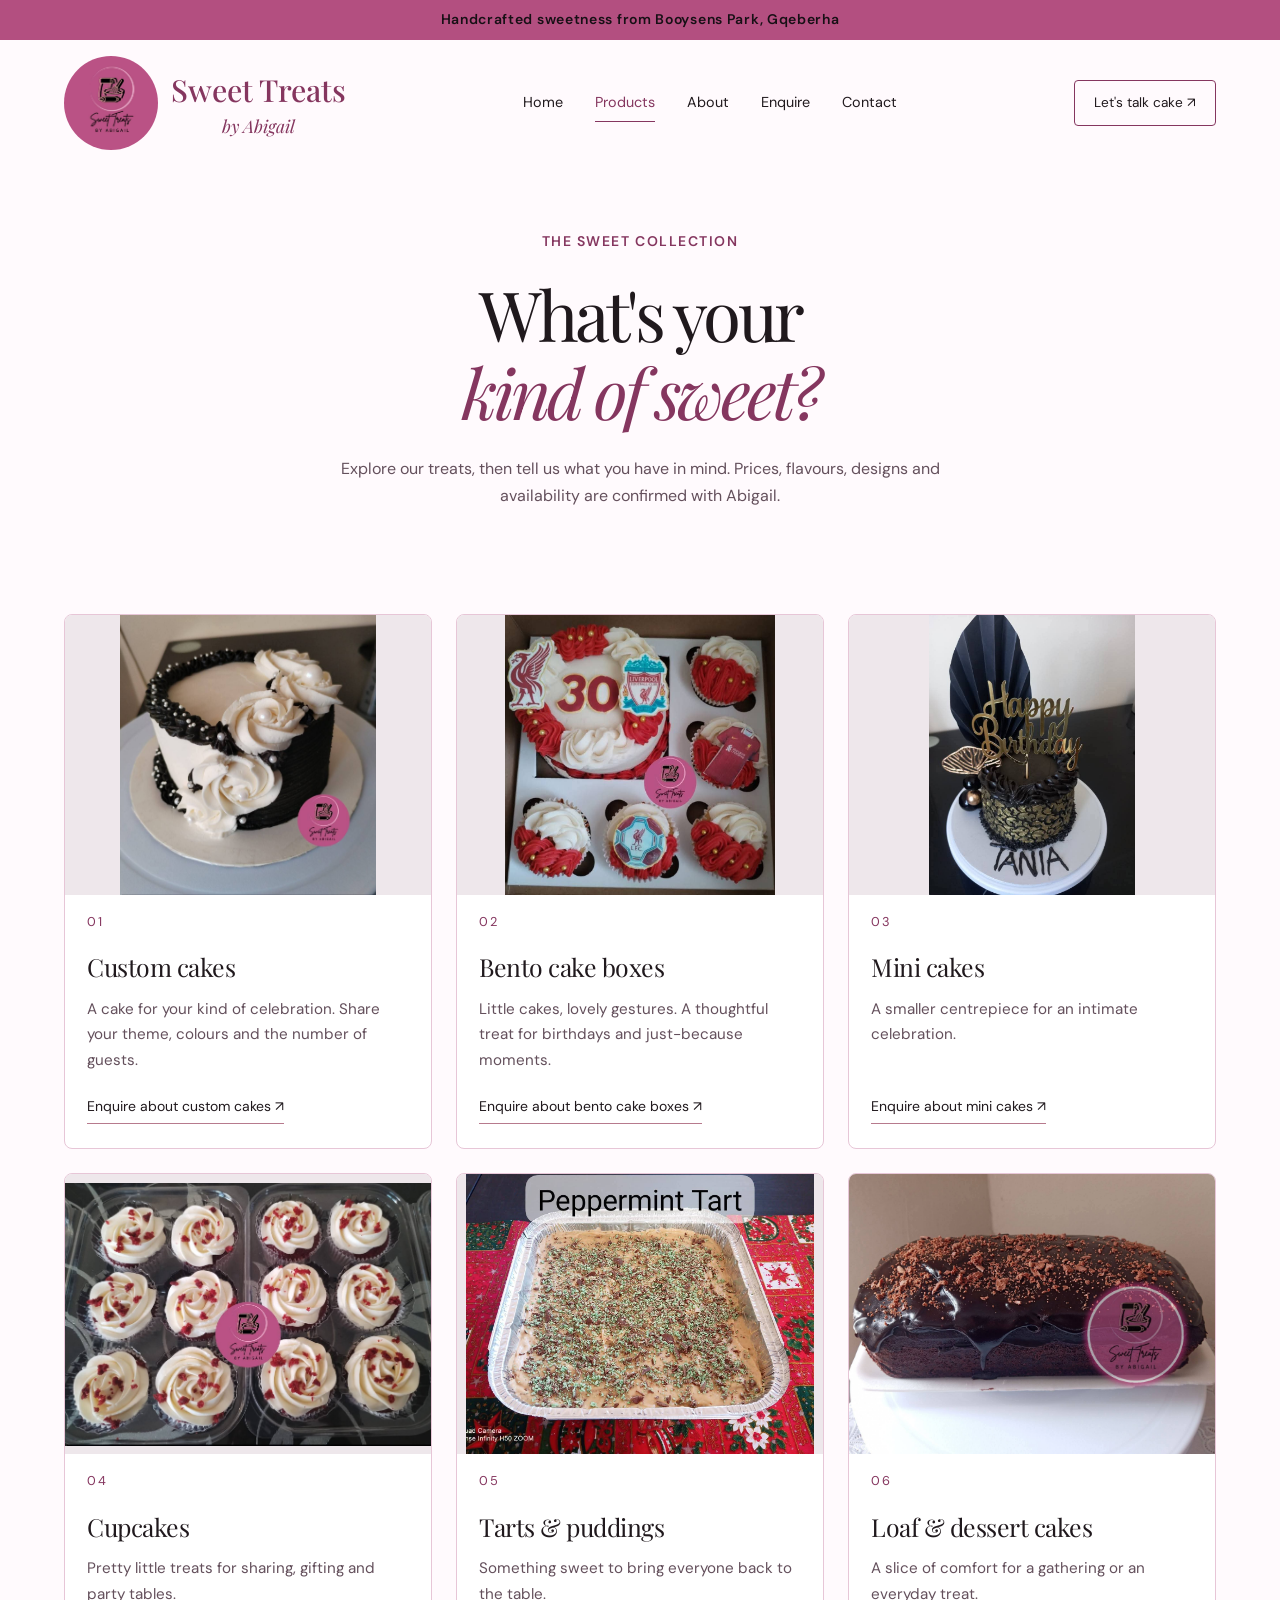
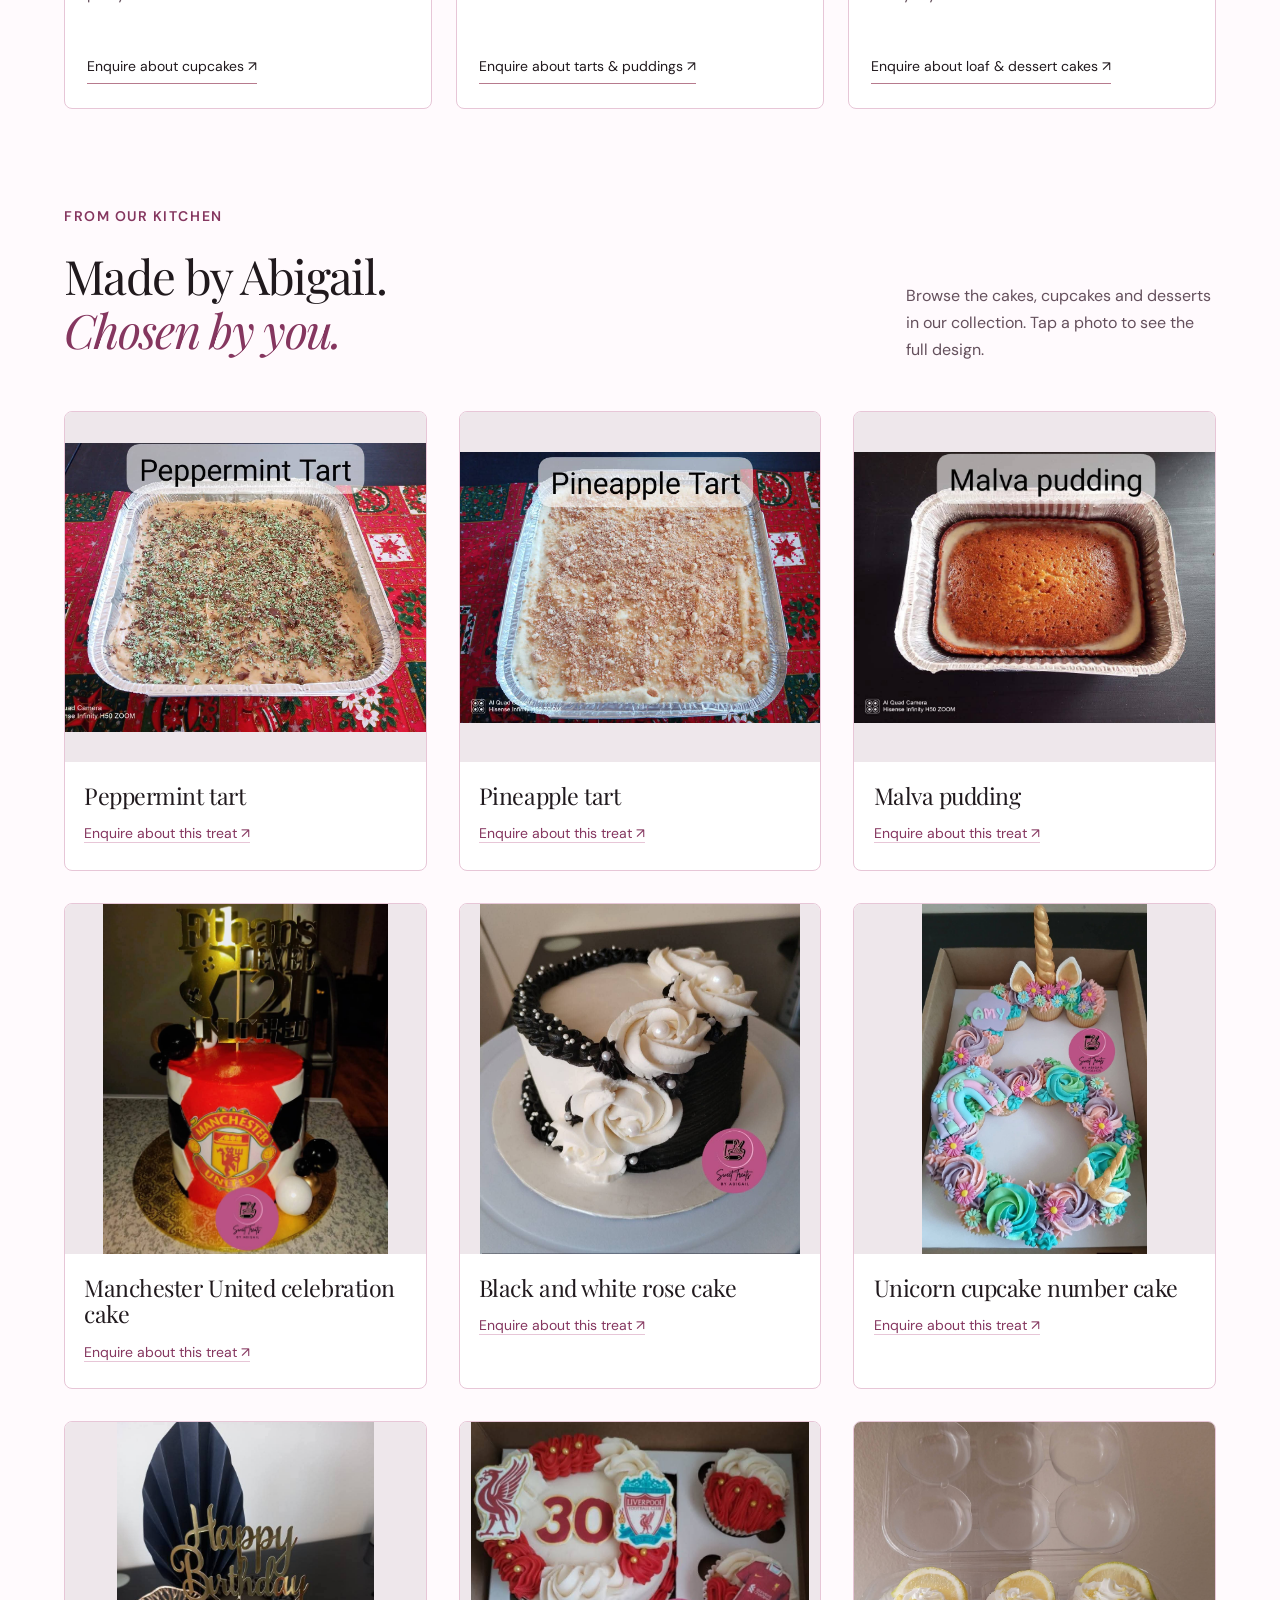
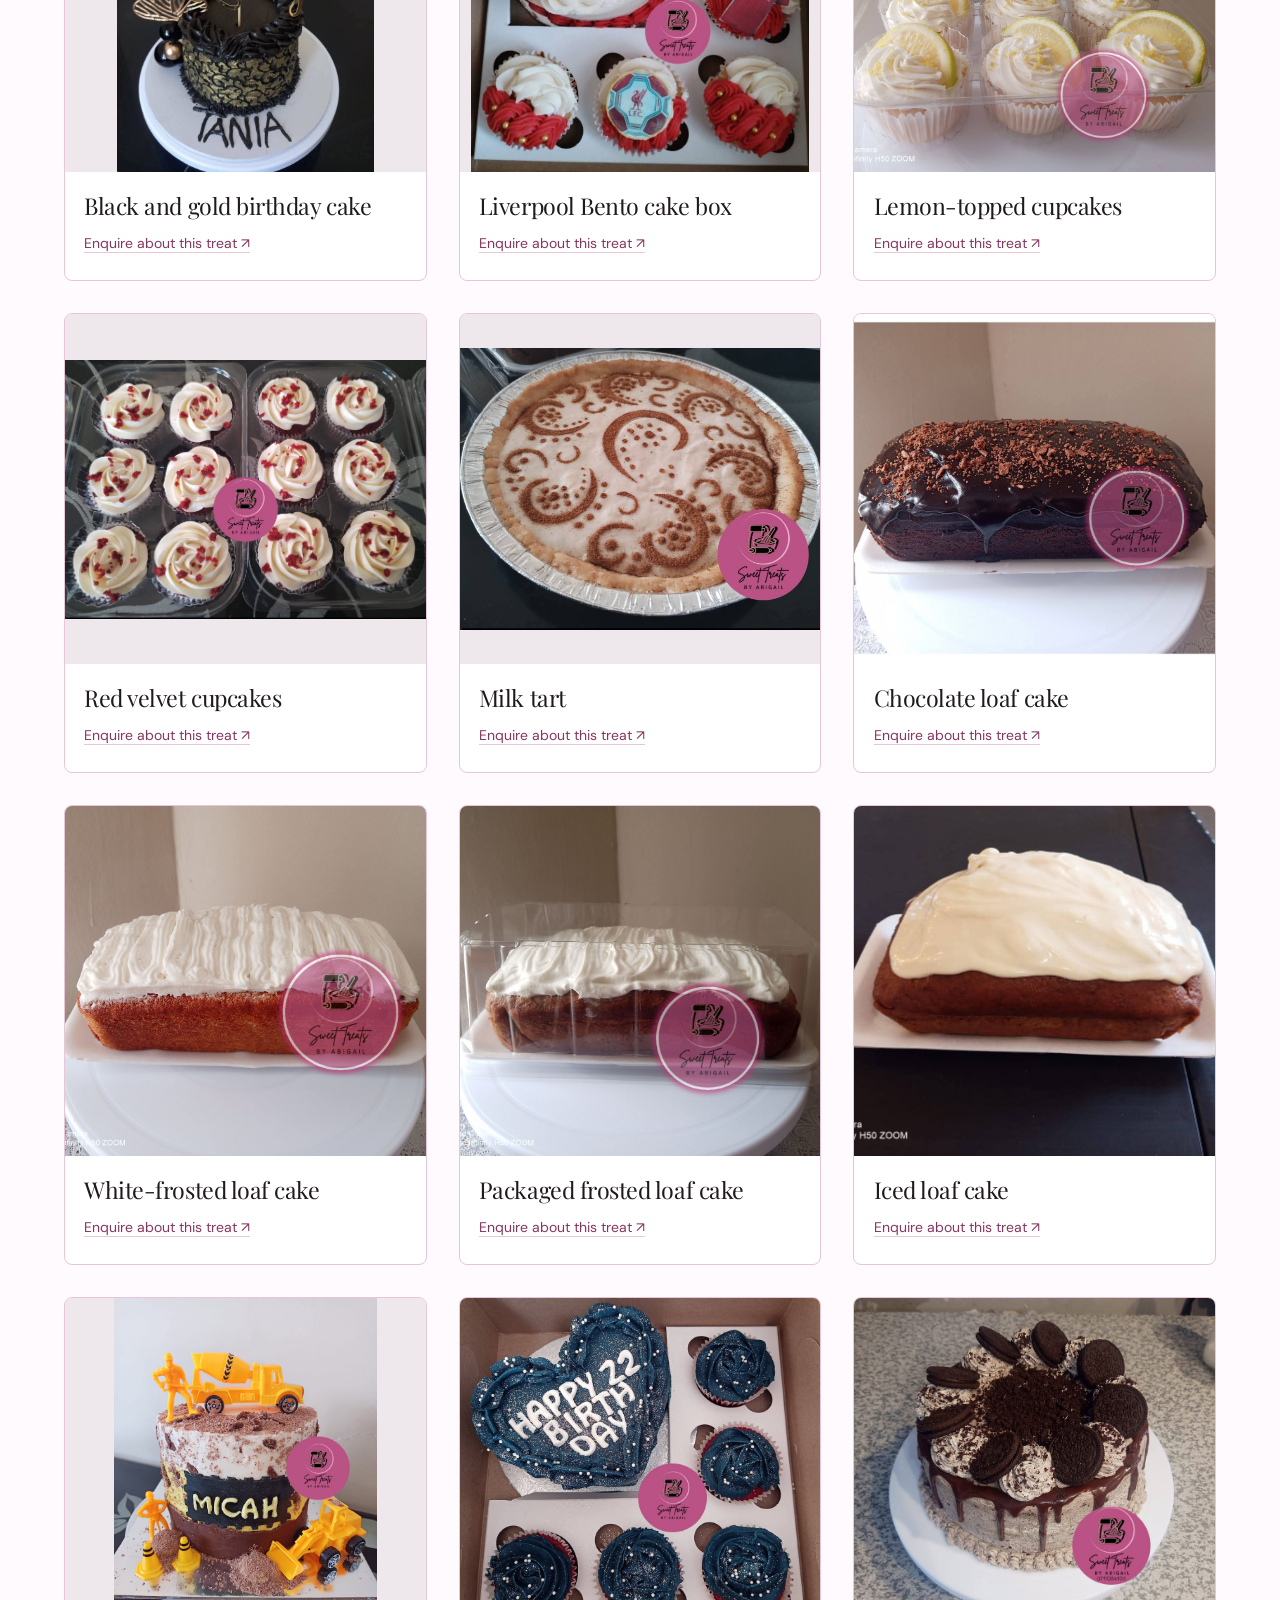
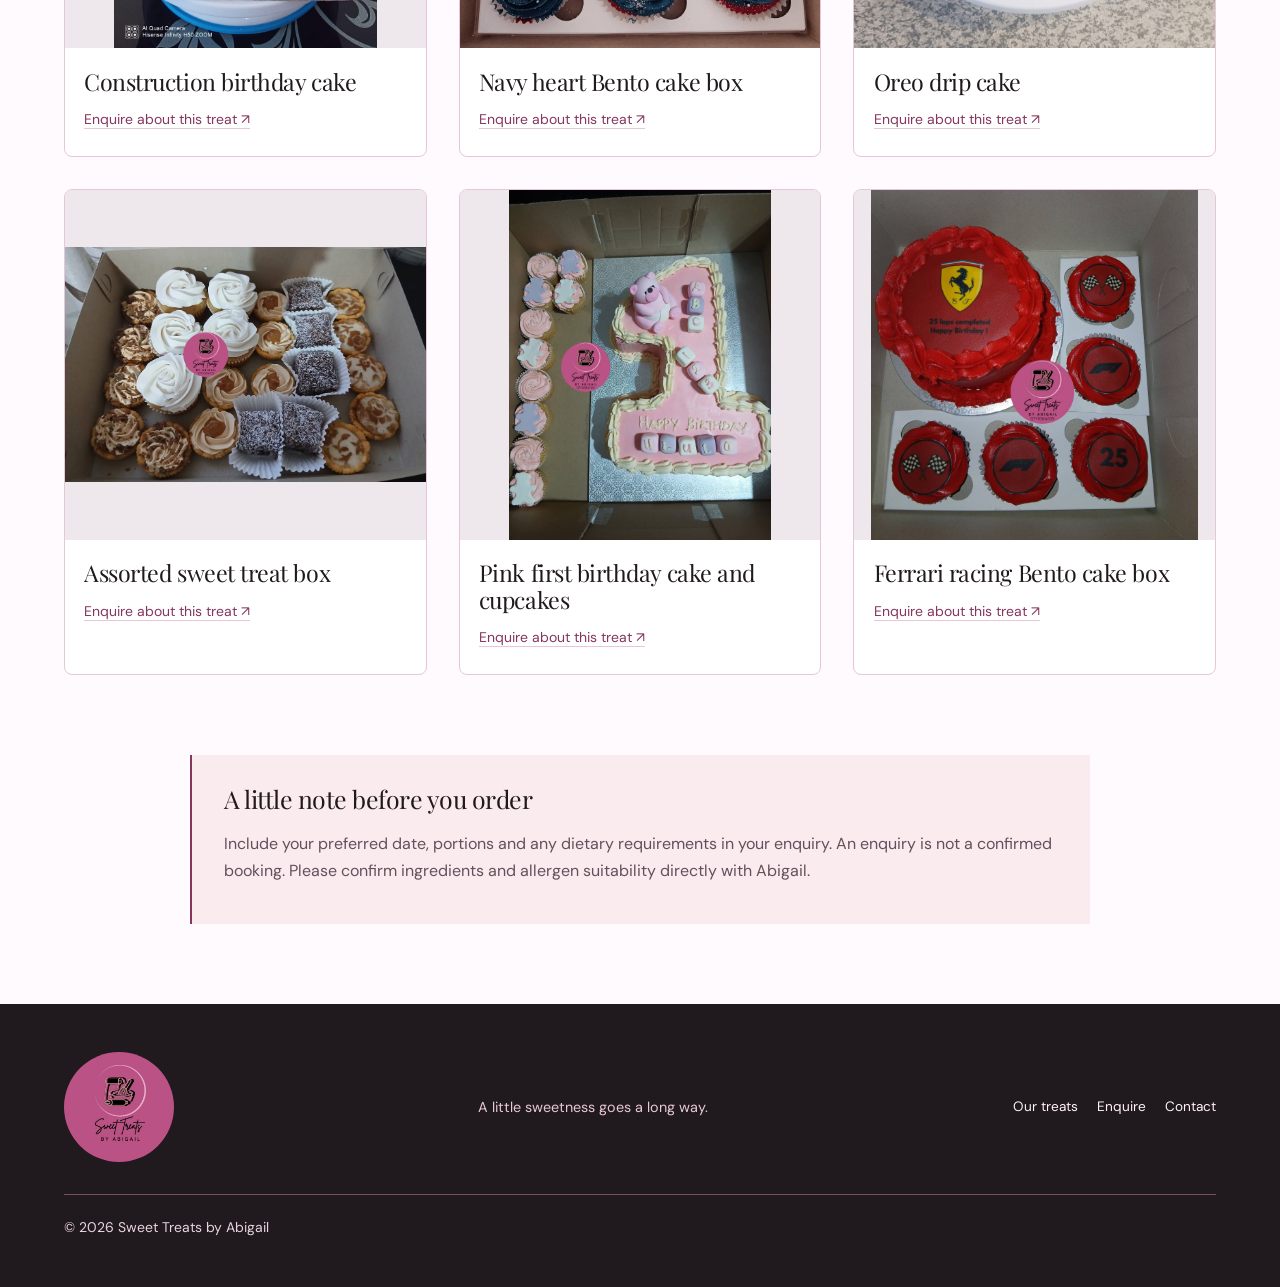
<file: Pages/products.html>
<!doctype html>
<html lang="en">
  <head>
    <meta charset="utf-8">
    <meta name="viewport" content="width=device-width,initial-scale=1">
    <meta name="theme-color" content="#b34f80">
    <meta name="description" content="Sweet Treats by Abigail: custom cakes, Bento cake boxes, cupcakes and desserts in Booysens Park, Gqeberha.">
    <title>Products | Sweet Treats by Abigail</title>
    <link rel="icon" type="image/svg+xml" href="data:image/svg+xml,%3Csvg xmlns='http://www.w3.org/2000/svg' viewBox='0 0 64 64'%3E%3Crect width='64' height='64' rx='16' fill='%237b283f'/%3E%3Ctext x='32' y='45' text-anchor='middle' font-family='Georgia' font-size='43' fill='%23ffe6ec'%3ES%3C/text%3E%3C/svg%3E">
    <link rel="preconnect" href="https://fonts.googleapis.com">
    <link rel="preconnect" href="https://fonts.gstatic.com" crossorigin>
    <link href="https://fonts.googleapis.com/css2?family=DM+Sans:wght@400;500;600;700&family=Playfair+Display:ital,wght@0,400;0,500;0,600;1,400;1,500&display=swap" rel="stylesheet">
    <link rel="stylesheet" href="../CSS/styles.css">
  </head>
  <body>
    <a href="#main" class="skip">Skip to content</a>
    <div class="announcement">Handcrafted sweetness from Booysens Park, Gqeberha</div>
    <header>
      <a class="brand" href="../index.html" aria-label="Sweet Treats by Abigail home">
        <img class="brand-logo" src="../Assets/01-1000299417.jpg" alt="Sweet Treats by Abigail logo" width="94" height="94">
        <span class="brand-words">
          <span>Sweet Treats</span>
          <small>by Abigail</small>
        </span>
      </a>
      <nav id="navigation" aria-label="Main navigation">
        <a href="../index.html">Home</a>
        <a href="products.html" aria-current="page">Products</a>
        <a href="about.html">About</a>
        <a href="enquiry.html">Enquire</a>
        <a href="contact.html">Contact</a>
      </nav>
      <a class="header-cta" href="enquiry.html">Let's talk cake <span aria-hidden="true">↗</span></a>
    </header>
    <main id="main">
      <section class="page-heading">
        <p class="eyebrow">The sweet collection</p>
        <h1>What's your<br><em>kind of sweet?</em></h1>
        <p>Explore our treats, then tell us what you have in mind. Prices, flavours, designs and availability are confirmed with Abigail.</p>
      </section>
      <section class="section no-top">
        <div class="product-grid">
          <article class="product">
            <img class="product-image" src="../Assets/06-1000299412.jpg" alt="Black and white rose cake" loading="lazy">
            <span class="number">01</span>
            <h3>Custom cakes</h3>
            <p>A cake for your kind of celebration. Share your theme, colours and the number of guests.</p>
            <a href="enquiry.html">Enquire about custom cakes <span aria-hidden="true">↗</span></a>
          </article>
          <article class="product">
            <img class="product-image" src="../Assets/09-1000299409.jpg" alt="Liverpool Bento cake box" loading="lazy">
            <span class="number">02</span>
            <h3>Bento cake boxes</h3>
            <p>Little cakes, lovely gestures. A thoughtful treat for birthdays and just-because moments.</p>
            <a href="enquiry.html">Enquire about bento cake boxes <span aria-hidden="true">↗</span></a>
          </article>
          <article class="product">
            <img class="product-image" src="../Assets/08-1000299410.jpg" alt="Black and gold birthday cake" loading="lazy">
            <span class="number">03</span>
            <h3>Mini cakes</h3>
            <p>A smaller centrepiece for an intimate celebration.</p>
            <a href="enquiry.html">Enquire about mini cakes <span aria-hidden="true">↗</span></a>
          </article>
          <article class="product">
            <img class="product-image" src="../Assets/11-1000299407.jpg" alt="Red velvet cupcakes" loading="lazy">
            <span class="number">04</span>
            <h3>Cupcakes</h3>
            <p>Pretty little treats for sharing, gifting and party tables.</p>
            <a href="enquiry.html">Enquire about cupcakes <span aria-hidden="true">↗</span></a>
          </article>
          <article class="product">
            <img class="product-image" src="../Assets/02-1000299416.jpg" alt="Peppermint tart" loading="lazy">
            <span class="number">05</span>
            <h3>Tarts & puddings</h3>
            <p>Something sweet to bring everyone back to the table.</p>
            <a href="enquiry.html">Enquire about tarts & puddings <span aria-hidden="true">↗</span></a>
          </article>
          <article class="product">
            <img class="product-image" src="../Assets/13-1000299405.jpg" alt="Chocolate loaf cake" loading="lazy">
            <span class="number">06</span>
            <h3>Loaf & dessert cakes</h3>
            <p>A slice of comfort for a gathering or an everyday treat.</p>
            <a href="enquiry.html">Enquire about loaf & dessert cakes <span aria-hidden="true">↗</span></a>
          </article>
        </div>
      </section>
      <section class="section gallery-section">
        <div class="section-heading">
          <div>
            <p class="eyebrow">From our kitchen</p>
            <h2>Made by Abigail.<br><em>Chosen by you.</em></h2>
          </div>
          <p>Browse the cakes, cupcakes and desserts in our collection. Tap a photo to see the full design.</p>
        </div>
        <div class="photo-gallery">
          <figure class="photo-card">
            <a href="../Assets/02-1000299416.jpg" target="_blank" rel="noopener" aria-label="View full photo of Peppermint tart">
              <img src="../Assets/02-1000299416.jpg" alt="Peppermint tart by Sweet Treats by Abigail" loading="lazy">
            </a>
            <figcaption>
              <h3>Peppermint tart</h3>
              <a href="enquiry.html">Enquire about this treat ↗</a>
            </figcaption>
          </figure>
          <figure class="photo-card">
            <a href="../Assets/03-1000299415.jpg" target="_blank" rel="noopener" aria-label="View full photo of Pineapple tart">
              <img src="../Assets/03-1000299415.jpg" alt="Pineapple tart by Sweet Treats by Abigail" loading="lazy">
            </a>
            <figcaption>
              <h3>Pineapple tart</h3>
              <a href="enquiry.html">Enquire about this treat ↗</a>
            </figcaption>
          </figure>
          <figure class="photo-card">
            <a href="../Assets/04-1000299414.jpg" target="_blank" rel="noopener" aria-label="View full photo of Malva pudding">
              <img src="../Assets/04-1000299414.jpg" alt="Malva pudding by Sweet Treats by Abigail" loading="lazy">
            </a>
            <figcaption>
              <h3>Malva pudding</h3>
              <a href="enquiry.html">Enquire about this treat ↗</a>
            </figcaption>
          </figure>
          <figure class="photo-card">
            <a href="../Assets/05-1000299413.jpg" target="_blank" rel="noopener" aria-label="View full photo of Manchester United celebration cake">
              <img src="../Assets/05-1000299413.jpg" alt="Manchester United celebration cake by Sweet Treats by Abigail" loading="lazy">
            </a>
            <figcaption>
              <h3>Manchester United celebration cake</h3>
              <a href="enquiry.html">Enquire about this treat ↗</a>
            </figcaption>
          </figure>
          <figure class="photo-card">
            <a href="../Assets/06-1000299412.jpg" target="_blank" rel="noopener" aria-label="View full photo of Black and white rose cake">
              <img src="../Assets/06-1000299412.jpg" alt="Black and white rose cake by Sweet Treats by Abigail" loading="lazy">
            </a>
            <figcaption>
              <h3>Black and white rose cake</h3>
              <a href="enquiry.html">Enquire about this treat ↗</a>
            </figcaption>
          </figure>
          <figure class="photo-card">
            <a href="../Assets/07-1000299411.jpg" target="_blank" rel="noopener" aria-label="View full photo of Unicorn cupcake number cake">
              <img src="../Assets/07-1000299411.jpg" alt="Unicorn cupcake number cake by Sweet Treats by Abigail" loading="lazy">
            </a>
            <figcaption>
              <h3>Unicorn cupcake number cake</h3>
              <a href="enquiry.html">Enquire about this treat ↗</a>
            </figcaption>
          </figure>
          <figure class="photo-card">
            <a href="../Assets/08-1000299410.jpg" target="_blank" rel="noopener" aria-label="View full photo of Black and gold birthday cake">
              <img src="../Assets/08-1000299410.jpg" alt="Black and gold birthday cake by Sweet Treats by Abigail" loading="lazy">
            </a>
            <figcaption>
              <h3>Black and gold birthday cake</h3>
              <a href="enquiry.html">Enquire about this treat ↗</a>
            </figcaption>
          </figure>
          <figure class="photo-card">
            <a href="../Assets/09-1000299409.jpg" target="_blank" rel="noopener" aria-label="View full photo of Liverpool Bento cake box">
              <img src="../Assets/09-1000299409.jpg" alt="Liverpool Bento cake box by Sweet Treats by Abigail" loading="lazy">
            </a>
            <figcaption>
              <h3>Liverpool Bento cake box</h3>
              <a href="enquiry.html">Enquire about this treat ↗</a>
            </figcaption>
          </figure>
          <figure class="photo-card">
            <a href="../Assets/10-1000299408.jpg" target="_blank" rel="noopener" aria-label="View full photo of Lemon-topped cupcakes">
              <img src="../Assets/10-1000299408.jpg" alt="Lemon-topped cupcakes by Sweet Treats by Abigail" loading="lazy">
            </a>
            <figcaption>
              <h3>Lemon-topped cupcakes</h3>
              <a href="enquiry.html">Enquire about this treat ↗</a>
            </figcaption>
          </figure>
          <figure class="photo-card">
            <a href="../Assets/11-1000299407.jpg" target="_blank" rel="noopener" aria-label="View full photo of Red velvet cupcakes">
              <img src="../Assets/11-1000299407.jpg" alt="Red velvet cupcakes by Sweet Treats by Abigail" loading="lazy">
            </a>
            <figcaption>
              <h3>Red velvet cupcakes</h3>
              <a href="enquiry.html">Enquire about this treat ↗</a>
            </figcaption>
          </figure>
          <figure class="photo-card">
            <a href="../Assets/12-1000299406.jpg" target="_blank" rel="noopener" aria-label="View full photo of Milk tart">
              <img src="../Assets/12-1000299406.jpg" alt="Milk tart by Sweet Treats by Abigail" loading="lazy">
            </a>
            <figcaption>
              <h3>Milk tart</h3>
              <a href="enquiry.html">Enquire about this treat ↗</a>
            </figcaption>
          </figure>
          <figure class="photo-card">
            <a href="../Assets/13-1000299405.jpg" target="_blank" rel="noopener" aria-label="View full photo of Chocolate loaf cake">
              <img src="../Assets/13-1000299405.jpg" alt="Chocolate loaf cake by Sweet Treats by Abigail" loading="lazy">
            </a>
            <figcaption>
              <h3>Chocolate loaf cake</h3>
              <a href="enquiry.html">Enquire about this treat ↗</a>
            </figcaption>
          </figure>
          <figure class="photo-card">
            <a href="../Assets/01-1000299432.jpg" target="_blank" rel="noopener" aria-label="View full photo of White-frosted loaf cake">
              <img src="../Assets/01-1000299432.jpg" alt="White-frosted loaf cake by Sweet Treats by Abigail" loading="lazy">
            </a>
            <figcaption>
              <h3>White-frosted loaf cake</h3>
              <a href="enquiry.html">Enquire about this treat ↗</a>
            </figcaption>
          </figure>
          <figure class="photo-card">
            <a href="../Assets/02-1000299431.jpg" target="_blank" rel="noopener" aria-label="View full photo of Packaged frosted loaf cake">
              <img src="../Assets/02-1000299431.jpg" alt="Packaged frosted loaf cake by Sweet Treats by Abigail" loading="lazy">
            </a>
            <figcaption>
              <h3>Packaged frosted loaf cake</h3>
              <a href="enquiry.html">Enquire about this treat ↗</a>
            </figcaption>
          </figure>
          <figure class="photo-card">
            <a href="../Assets/03-1000299433.jpg" target="_blank" rel="noopener" aria-label="View full photo of Iced loaf cake">
              <img src="../Assets/03-1000299433.jpg" alt="Iced loaf cake by Sweet Treats by Abigail" loading="lazy">
            </a>
            <figcaption>
              <h3>Iced loaf cake</h3>
              <a href="enquiry.html">Enquire about this treat ↗</a>
            </figcaption>
          </figure>
          <figure class="photo-card">
            <a href="../Assets/04-1000299430.jpg" target="_blank" rel="noopener" aria-label="View full photo of Construction birthday cake">
              <img src="../Assets/04-1000299430.jpg" alt="Construction birthday cake by Sweet Treats by Abigail" loading="lazy">
            </a>
            <figcaption>
              <h3>Construction birthday cake</h3>
              <a href="enquiry.html">Enquire about this treat ↗</a>
            </figcaption>
          </figure>
          <figure class="photo-card">
            <a href="../Assets/05-1000299429.jpg" target="_blank" rel="noopener" aria-label="View full photo of Navy heart Bento cake box">
              <img src="../Assets/05-1000299429.jpg" alt="Navy heart Bento cake box by Sweet Treats by Abigail" loading="lazy">
            </a>
            <figcaption>
              <h3>Navy heart Bento cake box</h3>
              <a href="enquiry.html">Enquire about this treat ↗</a>
            </figcaption>
          </figure>
          <figure class="photo-card">
            <a href="../Assets/06-1000299428.jpg" target="_blank" rel="noopener" aria-label="View full photo of Oreo drip cake">
              <img src="../Assets/06-1000299428.jpg" alt="Oreo drip cake by Sweet Treats by Abigail" loading="lazy">
            </a>
            <figcaption>
              <h3>Oreo drip cake</h3>
              <a href="enquiry.html">Enquire about this treat ↗</a>
            </figcaption>
          </figure>
          <figure class="photo-card">
            <a href="../Assets/07-1000299427.jpg" target="_blank" rel="noopener" aria-label="View full photo of Assorted sweet treat box">
              <img src="../Assets/07-1000299427.jpg" alt="Assorted sweet treat box by Sweet Treats by Abigail" loading="lazy">
            </a>
            <figcaption>
              <h3>Assorted sweet treat box</h3>
              <a href="enquiry.html">Enquire about this treat ↗</a>
            </figcaption>
          </figure>
          <figure class="photo-card">
            <a href="../Assets/08-1000299426.jpg" target="_blank" rel="noopener" aria-label="View full photo of Pink first birthday cake and cupcakes">
              <img src="../Assets/08-1000299426.jpg" alt="Pink first birthday cake and cupcakes by Sweet Treats by Abigail" loading="lazy">
            </a>
            <figcaption>
              <h3>Pink first birthday cake and cupcakes</h3>
              <a href="enquiry.html">Enquire about this treat ↗</a>
            </figcaption>
          </figure>
          <figure class="photo-card">
            <a href="../Assets/09-1000299425.jpg" target="_blank" rel="noopener" aria-label="View full photo of Ferrari racing Bento cake box">
              <img src="../Assets/09-1000299425.jpg" alt="Ferrari racing Bento cake box by Sweet Treats by Abigail" loading="lazy">
            </a>
            <figcaption>
              <h3>Ferrari racing Bento cake box</h3>
              <a href="enquiry.html">Enquire about this treat ↗</a>
            </figcaption>
          </figure>
        </div>
      </section>
      <aside class="note">
        <h3>A little note before you order</h3>
        <p>Include your preferred date, portions and any dietary requirements in your enquiry. An enquiry is not a confirmed booking. Please confirm ingredients and allergen suitability directly with Abigail.</p>
      </aside>
    </main>
    <footer class="footer">
      <a class="brand" href="../index.html">
        <img class="brand-logo" src="../Assets/01-1000299417.jpg" alt="Sweet Treats by Abigail logo" width="94" height="94">
        <span class="brand-words">
          <span>Sweet Treats</span>
          <small>by Abigail</small>
        </span>
      </a>
      <p>A little sweetness goes a long way.</p>
      <div>
        <a href="products.html">Our treats</a>
        <a href="enquiry.html">Enquire</a>
        <a href="contact.html">Contact</a>
      </div>
      <small>© 2026 Sweet Treats by Abigail</small>
    </footer>
  </body>
</html>
</file>
<file: CSS/styles.css>
:root {
  --pink:#f8dce1;
  --wine:#7b283f;
  --ink:#452631;
  --paper:#fffaf8;
  --line:#e9ccd3;
  --muted:#755860
}
* {
  box-sizing:border-box
}
body {
  margin:0;
  color:var(--ink);
  background:var(--paper);
  font-family:'DM Sans',sans-serif;
  font-size:16px;
  line-height:1.7
}
a {
  color:inherit;
  text-decoration:none
}
button,input,textarea,select {
  font:inherit
}
button,a,input,textarea,select {
  touch-action:manipulation
}
button {
  cursor:pointer
}
a:focus-visible,button:focus-visible {
  outline:3px solid var(--wine);
  outline-offset:5px
}
img {
  max-width:100%;
  display:block;
  object-fit:cover
}
p {
  color:var(--muted)
}
.announcement {
  background:var(--wine);
  color:#fff4f6;
  text-align:center;
  padding:.5rem 1rem;
  font-size:.8rem;
  letter-spacing:.05em
}
header {
  max-width:1440px;
  margin:auto;
  padding:1.4rem 5%;
  display:flex;
  align-items:center;
  justify-content:space-between;
  gap:2rem
}
.brand {
  display:flex;
  flex-direction:column;
  text-align:center;
  color:var(--wine);
  line-height:1.1
}
.brand span {
  font:500 1.9rem 'Playfair Display',Georgia,serif
}
.brand small {
  font:italic 1.1rem 'Playfair Display',Georgia,serif;
  margin-top:.25rem
}
nav {
  display:flex;
  gap:2rem
}
nav a {
  font-size:.9rem;
  padding:.4rem 0;
  border-bottom:1px solid transparent
}
nav a:hover,nav a[aria-current] {
  border-color:var(--wine);
  color:var(--wine)
}
.header-cta {
  border:1px solid var(--wine);
  padding:.65rem 1.2rem;
  border-radius:4px;
  font-size:.85rem
}
.button {
  border:1px solid var(--wine);
  display:inline-flex;
  align-items:center;
  justify-content:space-between;
  gap:1.5rem;
  padding:.9rem 1.5rem;
  background:var(--wine);
  color:white;
  border-radius:3px;
  font-weight:500
}
.button:hover {
  background:#5f1d30
}
.text-button {
  border-bottom:1px solid #b67c8e;
  padding:.55rem 0;
  display:inline-flex;
  gap:1rem;
  font-size:.9rem
}
.hero {
  max-width:1440px;
  margin:auto;
  padding:2rem 5% 4rem;
  display:grid;
  grid-template-columns:1fr 1fr;
  align-items:center;
  gap:4%
}
.eyebrow {
  text-transform:uppercase;
  font-size:.76rem;
  font-weight:600;
  letter-spacing:.16em;
  color:var(--wine);
  margin:0 0 1.25rem
}
h1,h2,h3 {
  font-family:'Playfair Display',Georgia,serif;
  font-weight:400;
  line-height:1.14
}
h1 {
  font-size:clamp(3.2rem,5.4vw,5.4rem);
  letter-spacing:-.055em;
  margin:.5rem 0 1.5rem
}
h1 em,h2 em {
  font-weight:400;
  color:var(--wine)
}
h2 {
  font-size:clamp(2.2rem,3.7vw,3.6rem);
  letter-spacing:-.035em;
  margin:.5rem 0 1.4rem
}
h3 {
  font-size:1.55rem;
  letter-spacing:-.02em
}
.intro {
  font-size:1.05rem;
  max-width:460px
}
.actions {
  display:flex;
  gap:1.7rem;
  align-items:center;
  flex-wrap:wrap;
  margin-top:2rem
}
.location {
  font-size:.72rem;
  letter-spacing:.15em;
  margin-top:2.4rem
}
.hero-image {
  position:relative;
  margin:0;
  padding-bottom:1.5rem
}
.hero-image img {
  width:100%;
  height:590px;
  max-height:70vh;
  border-radius:48% 48% 3px 3px;
  object-position:60% center;
  background:var(--pink)
}
figcaption {
  font-size:.72rem;
  color:var(--muted);
  margin-top:.7rem
}
.image-tag {
  position:absolute;
  right:-1rem;
  bottom:4rem;
  background:var(--paper);
  border:1px solid var(--line);
  box-shadow:0 8px 35px #4a122011;
  padding:1.6rem 1.7rem;
  text-align:center;
  font-size:.85rem;
  transform:rotate(6deg);
  border-radius:50%;
  line-height:1.5
}
.image-tag em {
  font:italic 1.3rem 'Playfair Display',serif
}
.ribbon {
  background:var(--pink);
  border-block:1px solid var(--line);
  display:flex;
  align-items:center;
  justify-content:center;
  gap:4vw;
  padding:1.25rem 1rem;
  font-size:.78rem;
  letter-spacing:.15em;
  flex-wrap:wrap
}
.ribbon span {
  color:var(--wine)
}
.section {
  max-width:1440px;
  padding:5rem 5%;
  margin:auto
}
.section-heading {
  display:flex;
  justify-content:space-between;
  align-items:end;
  gap:3rem;
  margin-bottom:2rem
}
.section-heading>p {
  max-width:310px
}
.product-grid {
  display:grid;
  grid-template-columns:repeat(3,1fr);
  gap:0
}
.product {
  padding:2rem;
  border:1px solid var(--line);
  margin:-1px 0 0 -1px;
  transition:background .2s
}
.product:hover {
  background:#fcebf0
}
.number {
  font-size:.75rem;
  color:var(--wine);
  letter-spacing:.14em
}
.product h3 {
  margin:1.3rem 0 .8rem
}
.product p {
  font-size:.95rem;
  min-height:5rem
}
.product a {
  font-size:.84rem;
  display:inline-block;
  border-bottom:1px solid #b77a8d;
  padding-bottom:.3rem
}
.story-strip {
  text-align:center;
  background:#f7e5e7;
  padding:4.5rem 1.5rem
}
.story-strip p {
  max-width:450px;
  margin:1rem auto
}
.page-heading {
  max-width:900px;
  margin:auto;
  padding:4rem 1.5rem;
  text-align:center
}
.page-heading>p:last-child {
  max-width:650px;
  margin:1.5rem auto
}
.no-top {
  padding-top:1rem
}
.note {
  margin:0 auto 5rem;
  max-width:900px;
  padding:1.5rem 2rem;
  border-left:2px solid var(--wine);
  background:#f9ebee
}
.note h3 {
  margin:.4rem 0
}
.about-layout {
  display:grid;
  grid-template-columns:1fr 1fr;
  gap:5%;
  max-width:1400px;
  margin:auto;
  padding:4rem 5% 6rem;
  align-items:center
}
.about-layout figure {
  margin:0
}
.about-layout img {
  height:650px;
  border-radius:45% 45% 4px 4px
}
.about-layout .button {
  margin-top:1rem
}
.compact {
  padding-bottom:2rem
}
.enquiry-layout {
  max-width:1150px;
  margin:0 auto 5rem;
  padding:0 1.5rem;
  display:grid;
  grid-template-columns:1.6fr 1fr;
  gap:3rem
}
.field-pair {
  display:grid;
  grid-template-columns:1fr 1fr;
  gap:1rem
}
label {
  display:flex;
  flex-direction:column;
  gap:.5rem;
  font-weight:500;
  font-size:.9rem;
  margin-bottom:1.3rem
}
input,select,textarea {
  width:100%;
  min-width:0;
  border:1px solid #d7b7c1;
  border-radius:3px;
  padding:.8rem;
  background:white;
  color:var(--ink)
}
textarea {
  resize:vertical
}
input:focus,select:focus,textarea:focus {
  outline:2px solid var(--wine);
  outline-offset:2px
}
.small {
  font-size:.8rem
}
.enquiry-aside {
  padding:2rem;
  background:var(--pink);
  align-self:start
}
.enquiry-aside h2 {
  font-size:2.6rem
}
.enquiry-aside h3 {
  font-size:1.4rem
}
.enquiry-aside p {
  font-size:.9rem
}
.sparkle {
  font-size:2rem;
  color:var(--wine)
}
hr {
  border:0;
  border-top:1px solid #cda4b2;
  margin:1.5rem 0
}
.contact-grid {
  display:grid;
  grid-template-columns:1fr 1fr;
  max-width:1100px;
  margin:0 auto 5rem;
  padding:0 1.5rem;
  gap:2rem
}
.contact-grid article {
  padding:2.5rem;
  background:#fae9ed
}
.contact-grid h2 {
  font-size:2.7rem;
  margin-top:1.2rem
}
.footer {
  background:#452631;
  color:#fff3f5;
  display:flex;
  align-items:center;
  justify-content:space-between;
  gap:2rem;
  padding:3rem 5%;
  flex-wrap:wrap
}
.footer .brand {
  color:#ffe2ea
}
.footer p {
  color:#e8cad3;
  font-size:.9rem
}
.footer div {
  display:flex;
  gap:1.2rem;
  font-size:.85rem
}
.footer>small {
  width:100%;
  border-top:1px solid #76525f;
  padding-top:1.3rem;
  font-size:.75rem;
  color:#d9b6c2
}
.skip {
  position:absolute;
  left:1rem;
  top:-100px;
  background:white;
  z-index:10;
  padding:1rem
}
.skip:focus {
  top:1rem
}
@media(max-width:950px) {
  header {
  gap:1rem
}
nav {
  gap:1rem
}
.header-cta {
  display:none
}
.hero {
  gap:2rem
}
.hero-image img {
  height:500px
}
.product {
  padding:1.4rem
}
.enquiry-layout {
  gap:1.5rem
}
.section-heading {
  align-items:start
}

}
@media(max-width:650px) {
  header {
  position:relative;
  padding:1.2rem 6%
}
.brand span {
  font-size:1.65rem
}
header {
  flex-wrap:wrap
}
nav {
  display:flex;
  position:static;
  width:100%;
  flex-wrap:wrap;
  gap:.25rem 1.1rem;
  padding:.5rem 0;
  justify-content:center
}
nav a {
  padding:.5rem .2rem
}
.hero {
  grid-template-columns:1fr;
  padding:2rem 6% 3rem;
  gap:2rem
}
h1 {
  font-size:3.4rem
}
.hero h1 br:last-child {
  display:none
}
.hero-image {
  margin:0 1rem
}
.hero-image img {
  height:380px;
  max-height:none
}
.image-tag {
  right:-.8rem;
  bottom:3rem;
  padding:1.2rem
}
.hero-copy .location {
  margin-bottom:0
}
.ribbon {
  gap:.8rem 1rem;
  font-size:.65rem
}
.section {
  padding:3rem 6%
}
.section-heading {
  display:block
}
.product-grid {
  grid-template-columns:1fr
}
.product p {
  min-height:0
}
.product {
  padding:1.5rem
}
.product h3 {
  margin-top:.8rem
}
.about-layout {
  grid-template-columns:1fr;
  padding:2rem 6% 3rem;
  gap:2.5rem
}
.about-layout img {
  height:380px;
  width:100%
}
.page-heading {
  padding:2.5rem 6%
}
.enquiry-layout,.contact-grid {
  grid-template-columns:1fr;
  gap:2rem
}
.field-pair {
  grid-template-columns:1fr
}
.enquiry-aside {
  padding:1.5rem
}
.contact-grid article {
  padding:1.6rem
}
.note {
  margin:0 6% 3rem
}
.footer {
  flex-direction:column;
  text-align:center;
  gap:1.4rem
}
.footer>small {
  width:100%
}
.announcement {
  font-size:.72rem
}
.actions {
  gap:1.25rem
}
.contact-grid h2 {
  font-size:2.4rem
}

}
@media(prefers-reduced-motion:reduce) {
  * {
  transition:none!important;
  scroll-behavior:auto!important
}

}


:root {
  --pink:#edc5d9;
  --wine:#85365f;
  --ink:#20191d;
  --paper:#fffafd;
  --line:#e7c6d7;
  --muted:#64505c;
  --brand:#b34f80
}

.announcement {
  background:var(--brand);
  color:#171015;
  font-weight:600
}
.brand-logo {
  width:94px;
  height:94px;
  object-fit:contain;
  border-radius:50%
}
header .brand {
  flex-direction:row;
  align-items:center;
  gap:.8rem
}
header .brand .brand-words {
  display:flex;
  flex-direction:column
}
header {
  padding-top:1rem;
  padding-bottom:1rem
}
.hero {
  background:linear-gradient(110deg,#fffafd 30%,#f3dce9);
  max-width:none;
  padding-left:max(5%,calc((100vw - 1296px)/2));
  padding-right:max(5%,calc((100vw - 1296px)/2));
  padding-top:2.5rem
}
.hero-image img {
  object-fit:contain;
  background:#eadce3;
  border-radius:14px;
  height:570px
}
.image-tag {
  display:none
}
.ribbon {
  background:var(--brand);
  color:#171015;
  border:none;
  font-weight:600
}
.ribbon span {
  color:#1d1218
}
.product-grid {
  gap:1.5rem
}
.product {
  margin:0;
  padding:0 0 1.5rem;
  overflow:hidden;
  background:white;
  border-radius:8px
}
.product-image {
  width:100%;
  height:280px;
  object-fit:contain;
  background:#eee7eb
}
.product>.number,.product>h3,.product>p,.product>a {
  margin-left:1.4rem;
  margin-right:1.4rem
}
.product>.number {
  display:block;
  margin-top:1rem
}
.product>p {
  min-height:5rem
}
.gallery-section {
  padding-top:1rem
}
.photo-gallery {
  display:grid;
  grid-template-columns:repeat(3,minmax(0,1fr));
  gap:2rem
}
.photo-card {
  margin:0;
  background:white;
  border:1px solid var(--line);
  border-radius:8px;
  overflow:hidden
}
.photo-card img {
  width:100%;
  height:350px;
  object-fit:contain;
  background:#eee7eb;
  transition:filter .2s
}
.photo-card a:hover img {
  filter:brightness(1.05)
}
.photo-card figcaption {
  padding:1.1rem 1.2rem 1.5rem;
  margin:0
}
.photo-card h3 {
  font-size:1.45rem;
  margin:.2rem 0 .8rem;
  color:var(--ink)
}
.photo-card figcaption a {
  font-size:.875rem;
  color:var(--wine);
  border-bottom:1px solid var(--line)
}
.story-strip {
  padding:0;
  display:grid;
  grid-template-columns:1fr 1fr;
  align-items:stretch;
  background:#edc5d9;
  text-align:left
}
.baking-banner {
  width:100%;
  height:100%;
  min-height:390px;
  object-fit:cover
}
.story-copy {
  padding:4rem 10%
}
.story-copy p {
  margin:1rem 0
}
.about-layout img {
  object-fit:contain;
  border-radius:8px;
  background:#eee7eb;
  height:650px
}
.footer {
  background:#20191d
}
.footer .brand-logo {
  width:110px;
  height:110px
}
.phone-link {
  font-weight:700;
  white-space:nowrap
}
.product a,.eyebrow,.number {
  font-size:.875rem
}
.product>.number {
  font-size:.8rem
}
.footer .brand-words {
  display:none
}
.footer>small {
  color:#ead3df
}
.text-button {
  color:var(--wine)
}
@media(max-width:950px) {
  header .brand-words {
  display:none
}
.photo-card img {
  height:280px
}
.product-image {
  height:230px
}
.hero-image img {
  height:470px
}

}
@media(max-width:650px) {
  header .brand-words {
  display:flex
}
.brand-logo {
  width:70px;
  height:70px
}
header .brand .brand-words>span {
  font-size:1.4rem
}
.hero {
  padding:2rem 6%
}
.hero-image {
  margin:0
}
.hero-image img {
  height:auto;
  max-height:500px;
  width:100%
}
.product-grid {
  gap:1.5rem
}
.product {
  padding:0 0 1.4rem
}
.product-image {
  height:310px
}
.product>p {
  min-height:0
}
.photo-gallery {
  grid-template-columns:1fr;
  gap:1.5rem
}
.photo-card img {
  height:auto;
  max-height:490px
}
.story-strip {
  grid-template-columns:1fr
}
.baking-banner {
  min-height:0;
  height:280px
}
.story-copy {
  padding:2.5rem 6%
}
.about-layout img {
  height:auto;
  max-height:600px
}
.ribbon {
  font-size:.72rem;
  letter-spacing:.06em
}
.footer .brand-logo {
  width:100px;
  height:100px
}

}
.map-section {
  max-width:1100px;
  margin:0 auto 5rem;
  padding:0 1.5rem
}
.map-wrapper {
  position:relative;
  max-width:400px;
  margin:0 auto
}
.map-heading {
  position:absolute;
  top:1rem;
  left:1rem;
  z-index:2;
  margin:0;
  padding:.5rem .9rem;
  background:rgba(255,250,253,.92);
  border:1px solid rgba(133,54,95,.25);
  border-radius:999px;
  color:var(--wine);
  font-size:.8rem;
  letter-spacing:.12em;
  text-transform:uppercase
}
.map-container {
  overflow:hidden;
  border-radius:24px;
  border:1px solid var(--line);
  box-shadow:0 18px 35px rgba(61,28,38,.08)
}

:is(.photo-card,.product) img[src$="01-1000299432.jpg"],
:is(.photo-card,.product) img[src$="02-1000299431.jpg"],
:is(.photo-card,.product) img[src$="03-1000299433.jpg"] {
  object-fit:cover;
  object-position:center 66%
}

:is(.photo-card,.product) img[src$="06-1000299428.jpg"] {
  object-fit:cover;
  object-position:center 55%
}

:is(.photo-card,.product) img[src$="10-1000299408.jpg"] {
  object-fit:cover;
  object-position:center 70%
}

:is(.photo-card,.product) img[src$="13-1000299405.jpg"] {
  object-fit:cover;
  object-position:center 62%
}

@media(max-width:650px) {
  .photo-card img[src$="01-1000299432.jpg"],.photo-card img[src$="02-1000299431.jpg"],.photo-card img[src$="03-1000299433.jpg"],.photo-card img[src$="06-1000299428.jpg"],.photo-card img[src$="10-1000299408.jpg"],.photo-card img[src$="13-1000299405.jpg"] {
  aspect-ratio:4/3;
  height:auto
}

}


/* HTML-only enquiry and readable mobile layout. */
.enquiry-form  {
   min-width: 0;
   
}

.enquiry-form textarea  {
   line-height: 1.65;
   
}

.policy-list  {
   padding-left: 1.3rem;
   
}

.policy-list li  {
   margin-bottom: .7rem;
   
}

.hours  {
   display: grid;
   grid-template-columns: 1fr auto;
   gap: .6rem 1rem;
   
}

.hours dt, .hours dd  {
   margin: 0;
   
}

.announcement, .location, figcaption, .footer > small, .small  {
   font-size: .875rem;
   
}

.eyebrow  {
   letter-spacing: .11em;
   
}

.button:hover  {
   background: #652345;
   
}

@media (max-width: 400px)  {
  
  h1  {
   font-size: 2.8rem;
   
}

  header .brand  {
   gap: .5rem;
   
}

  .actions  {
   align-items: stretch;
   
}

  .hours  {
   grid-template-columns: 1fr;
   gap: .2rem;
   
}

  .hours dd  {
   margin-bottom: .6rem;
   
}


}
</file>
